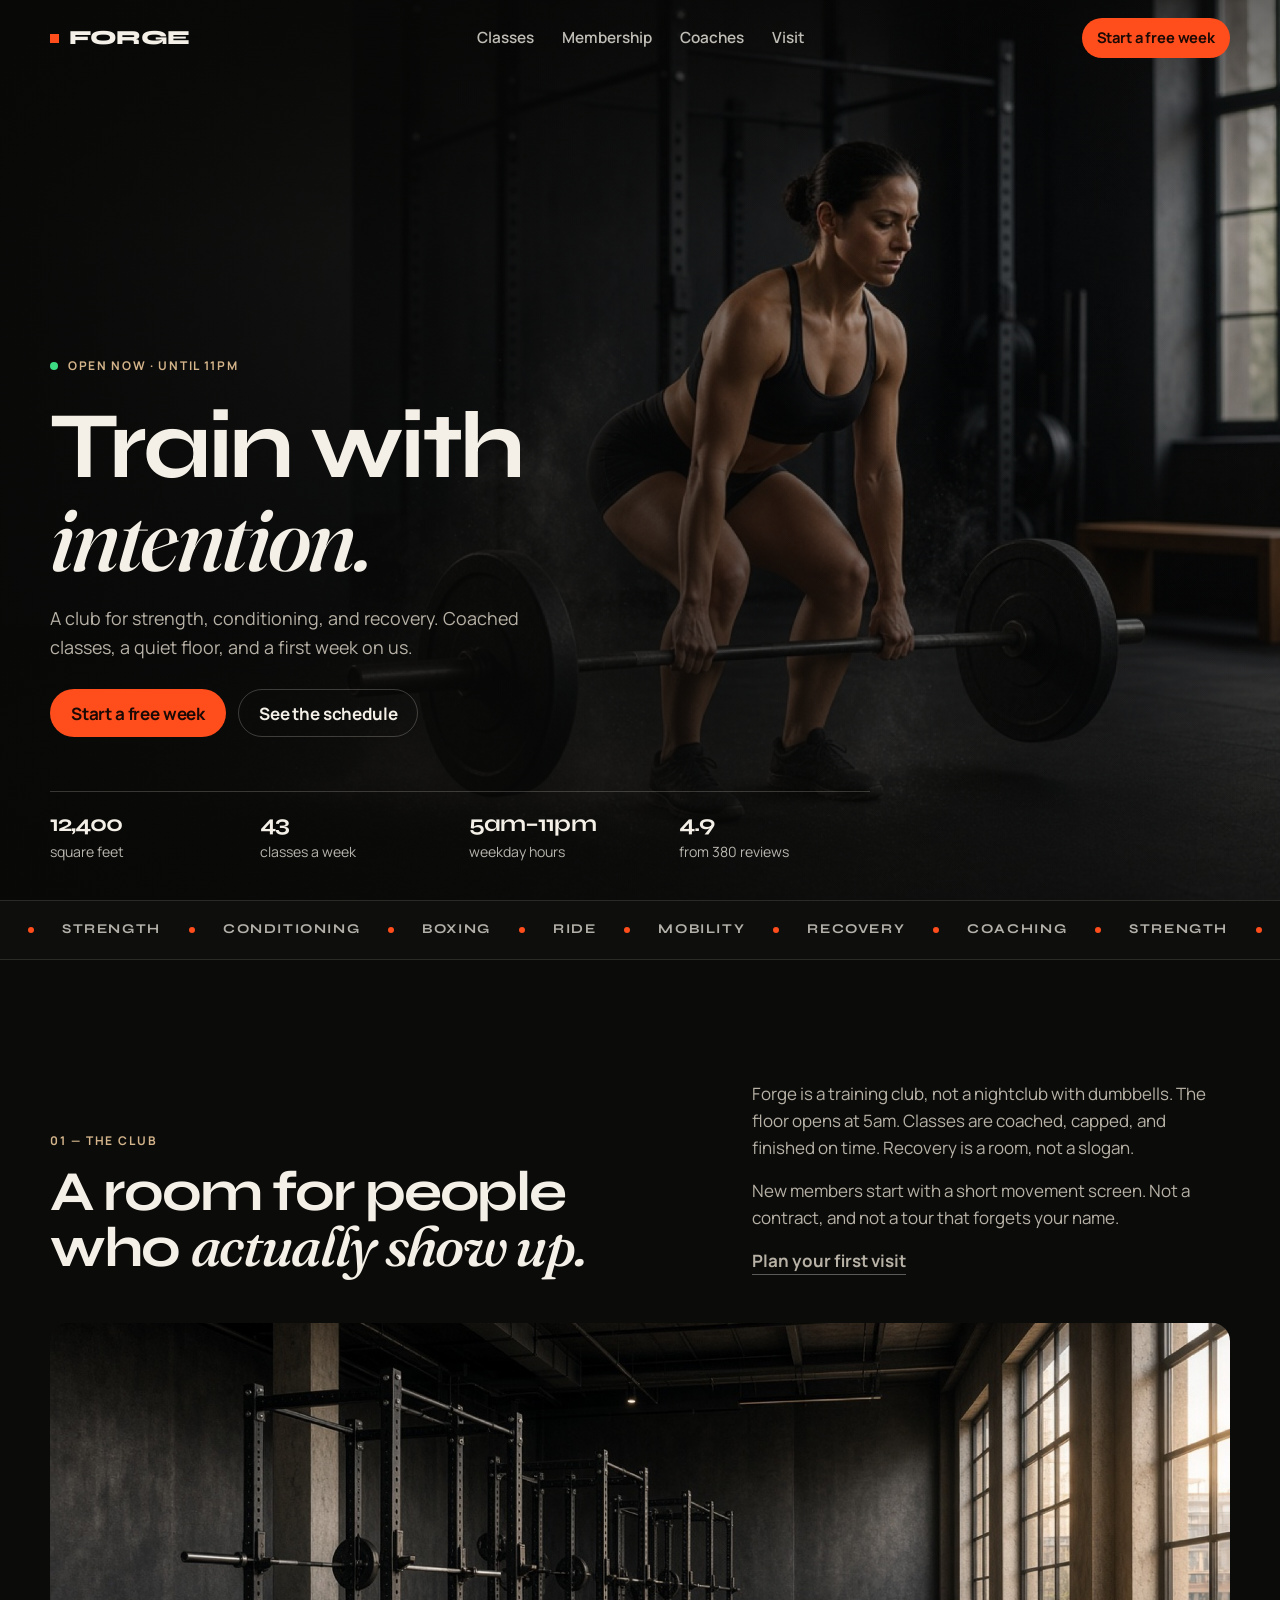
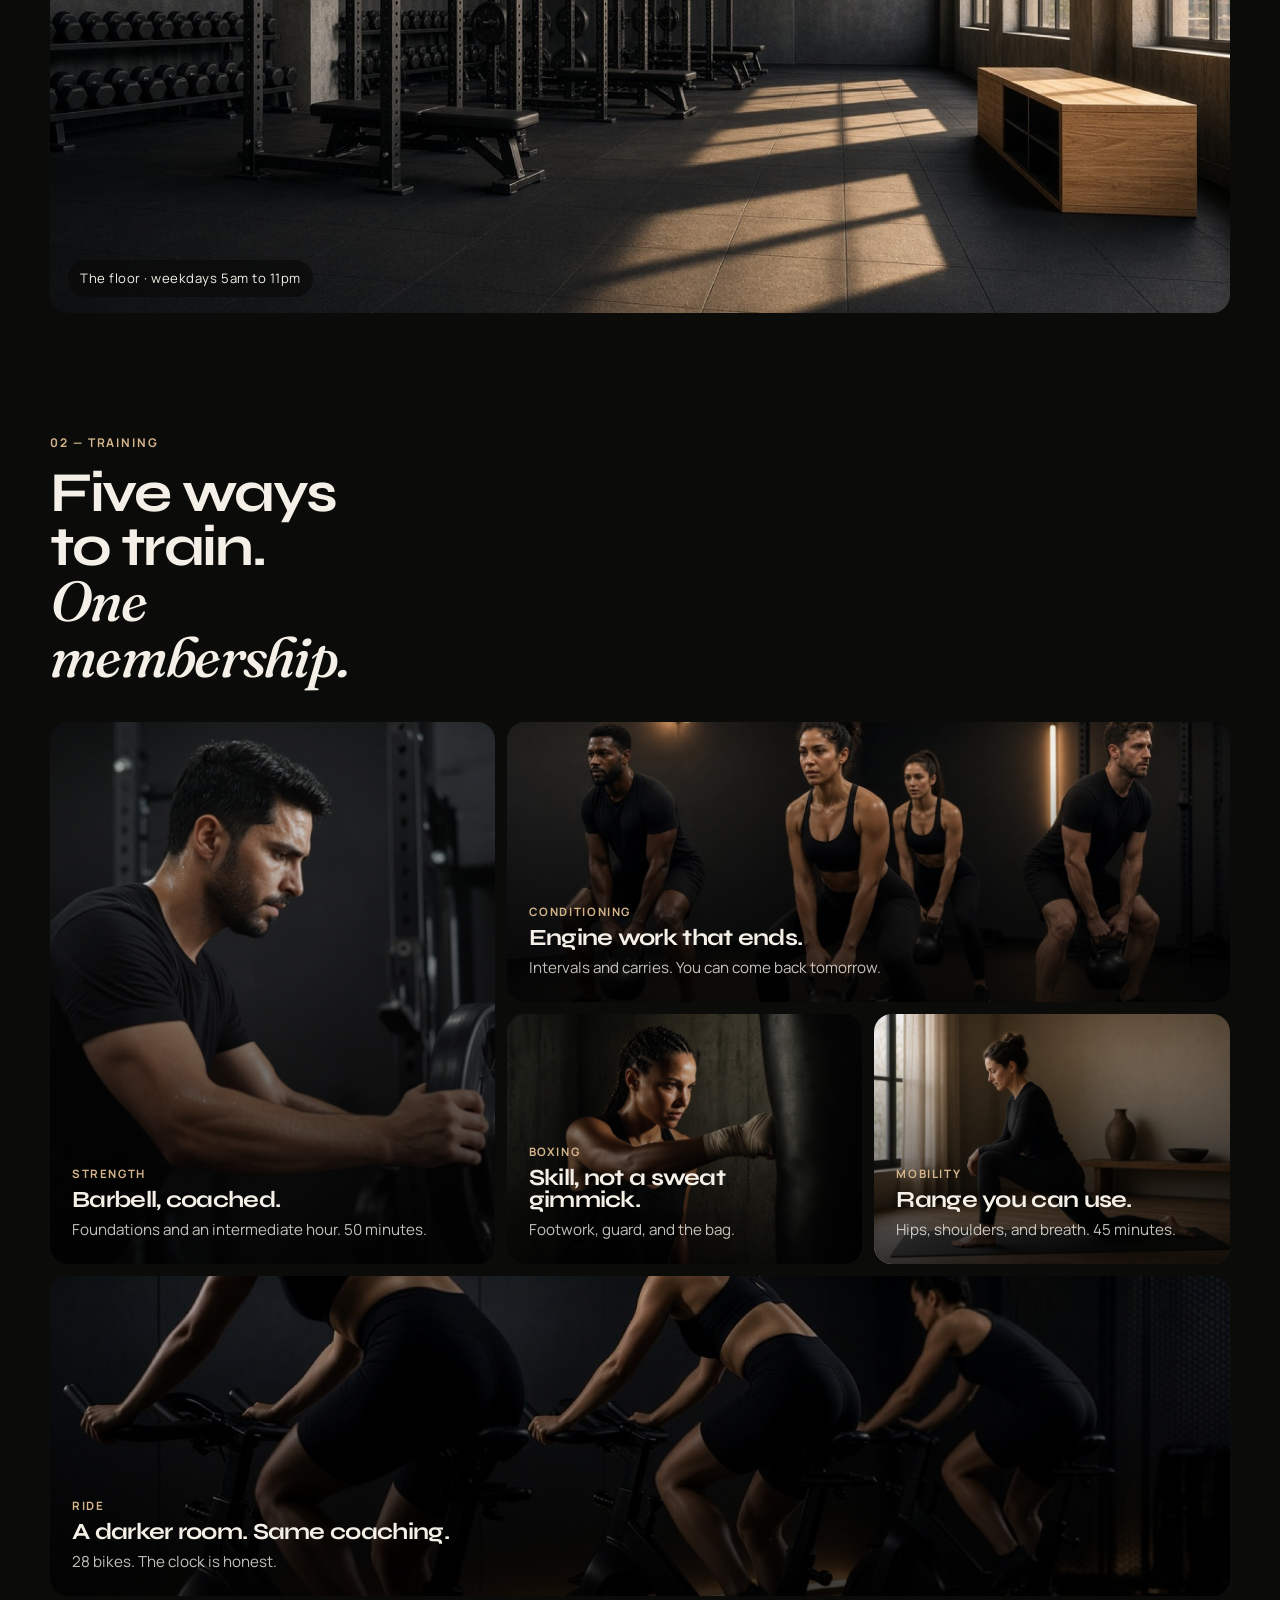
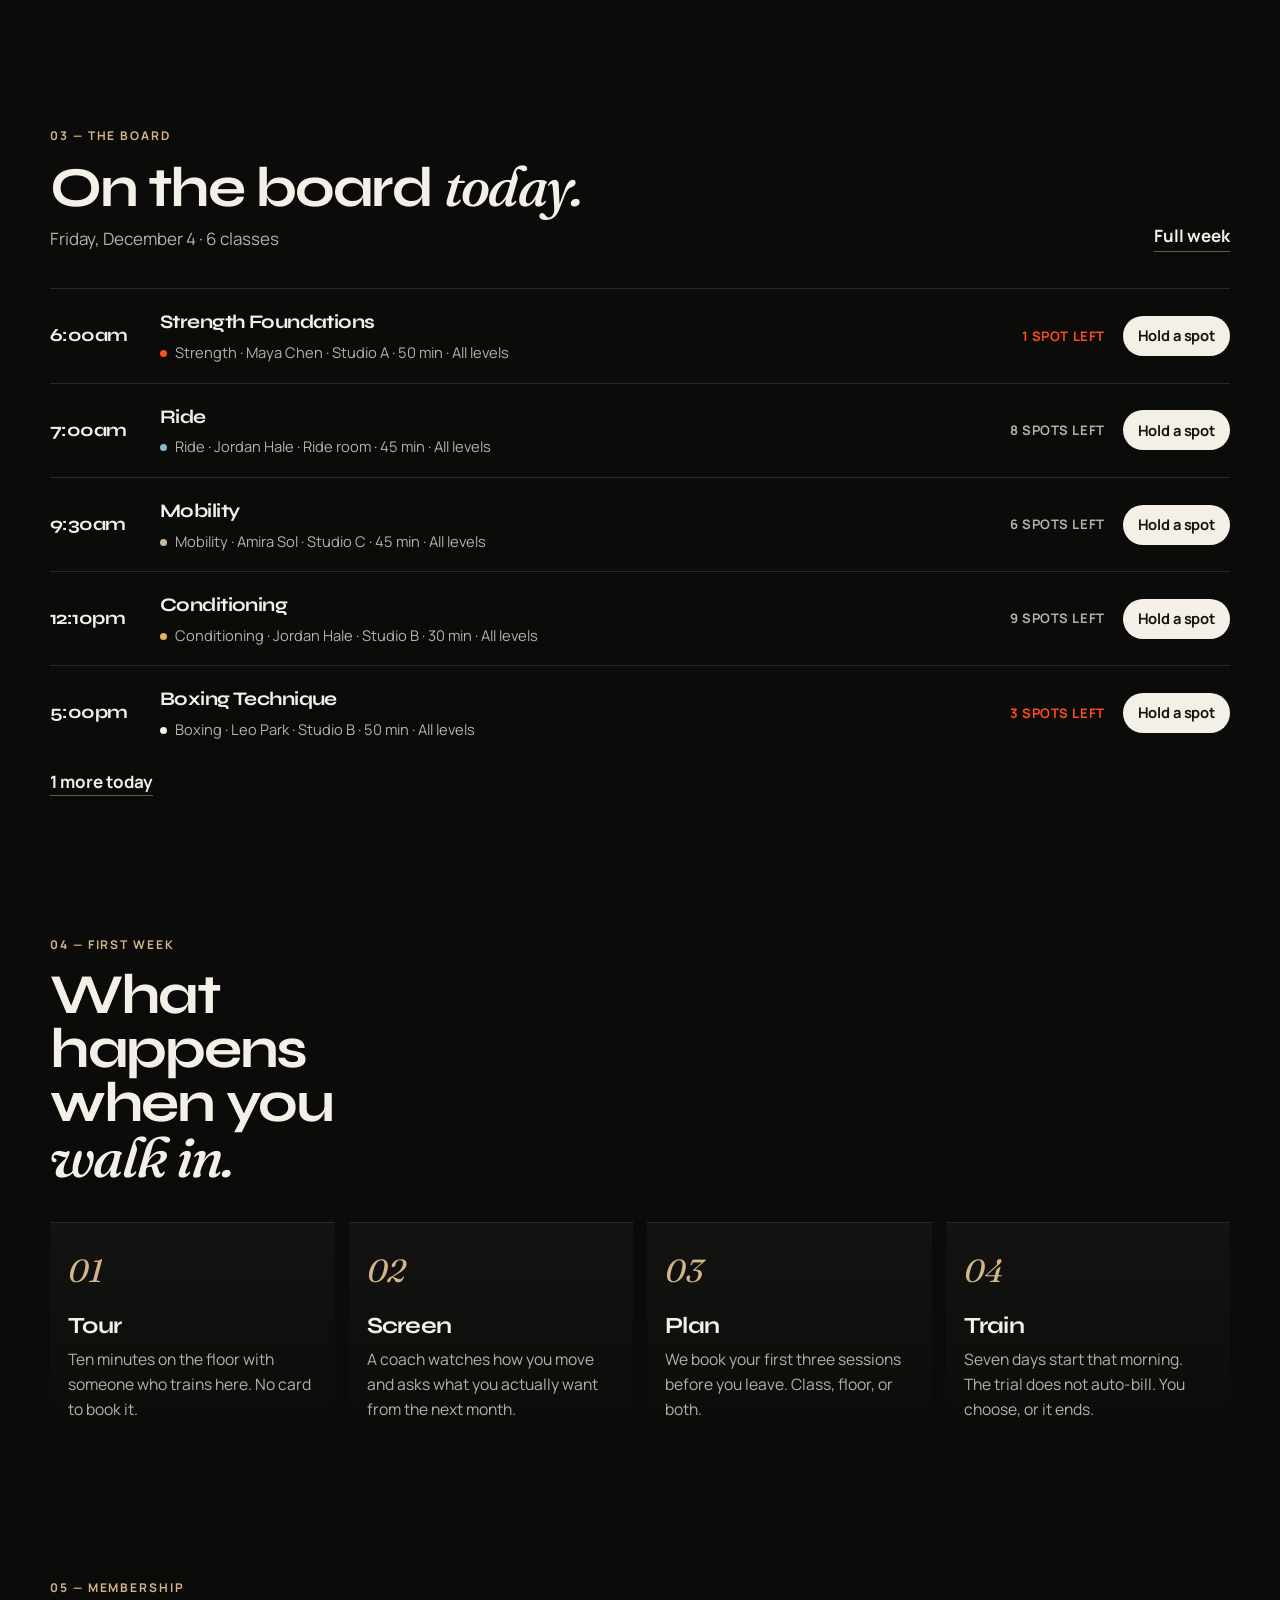
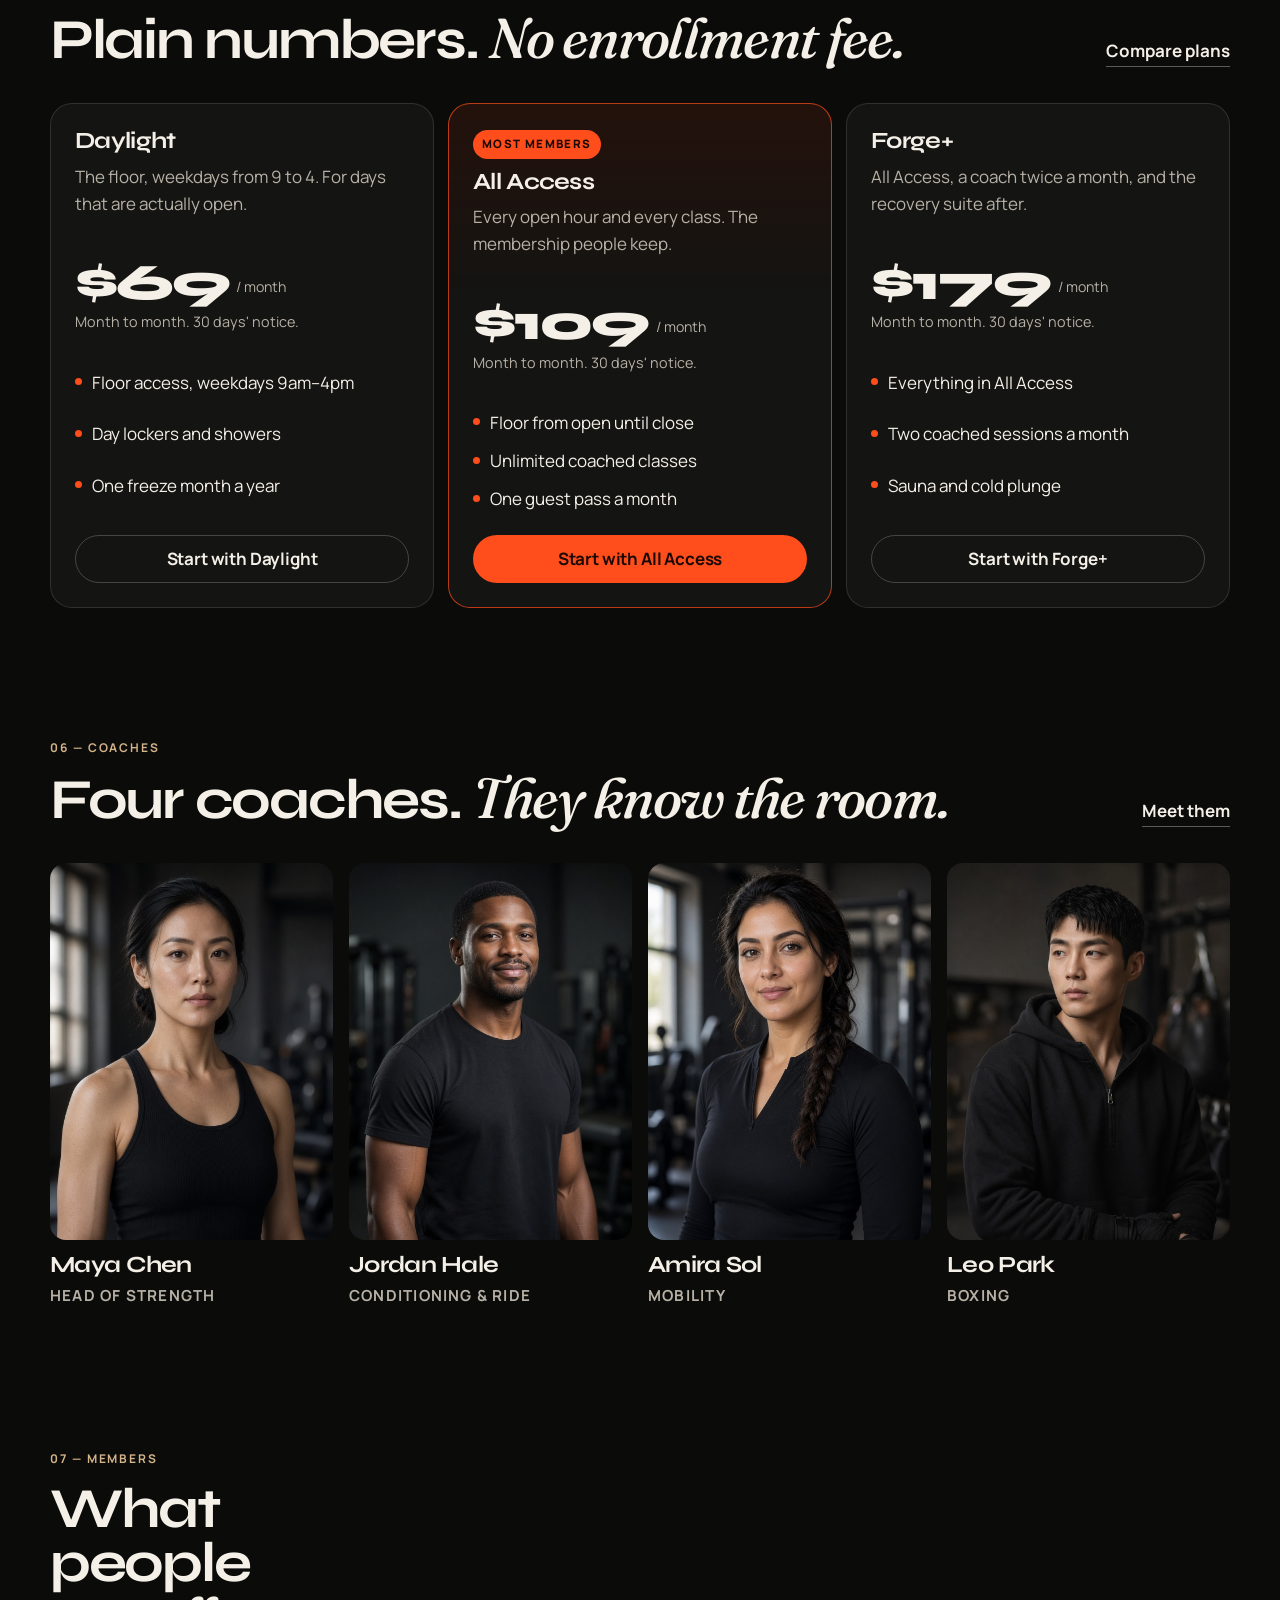
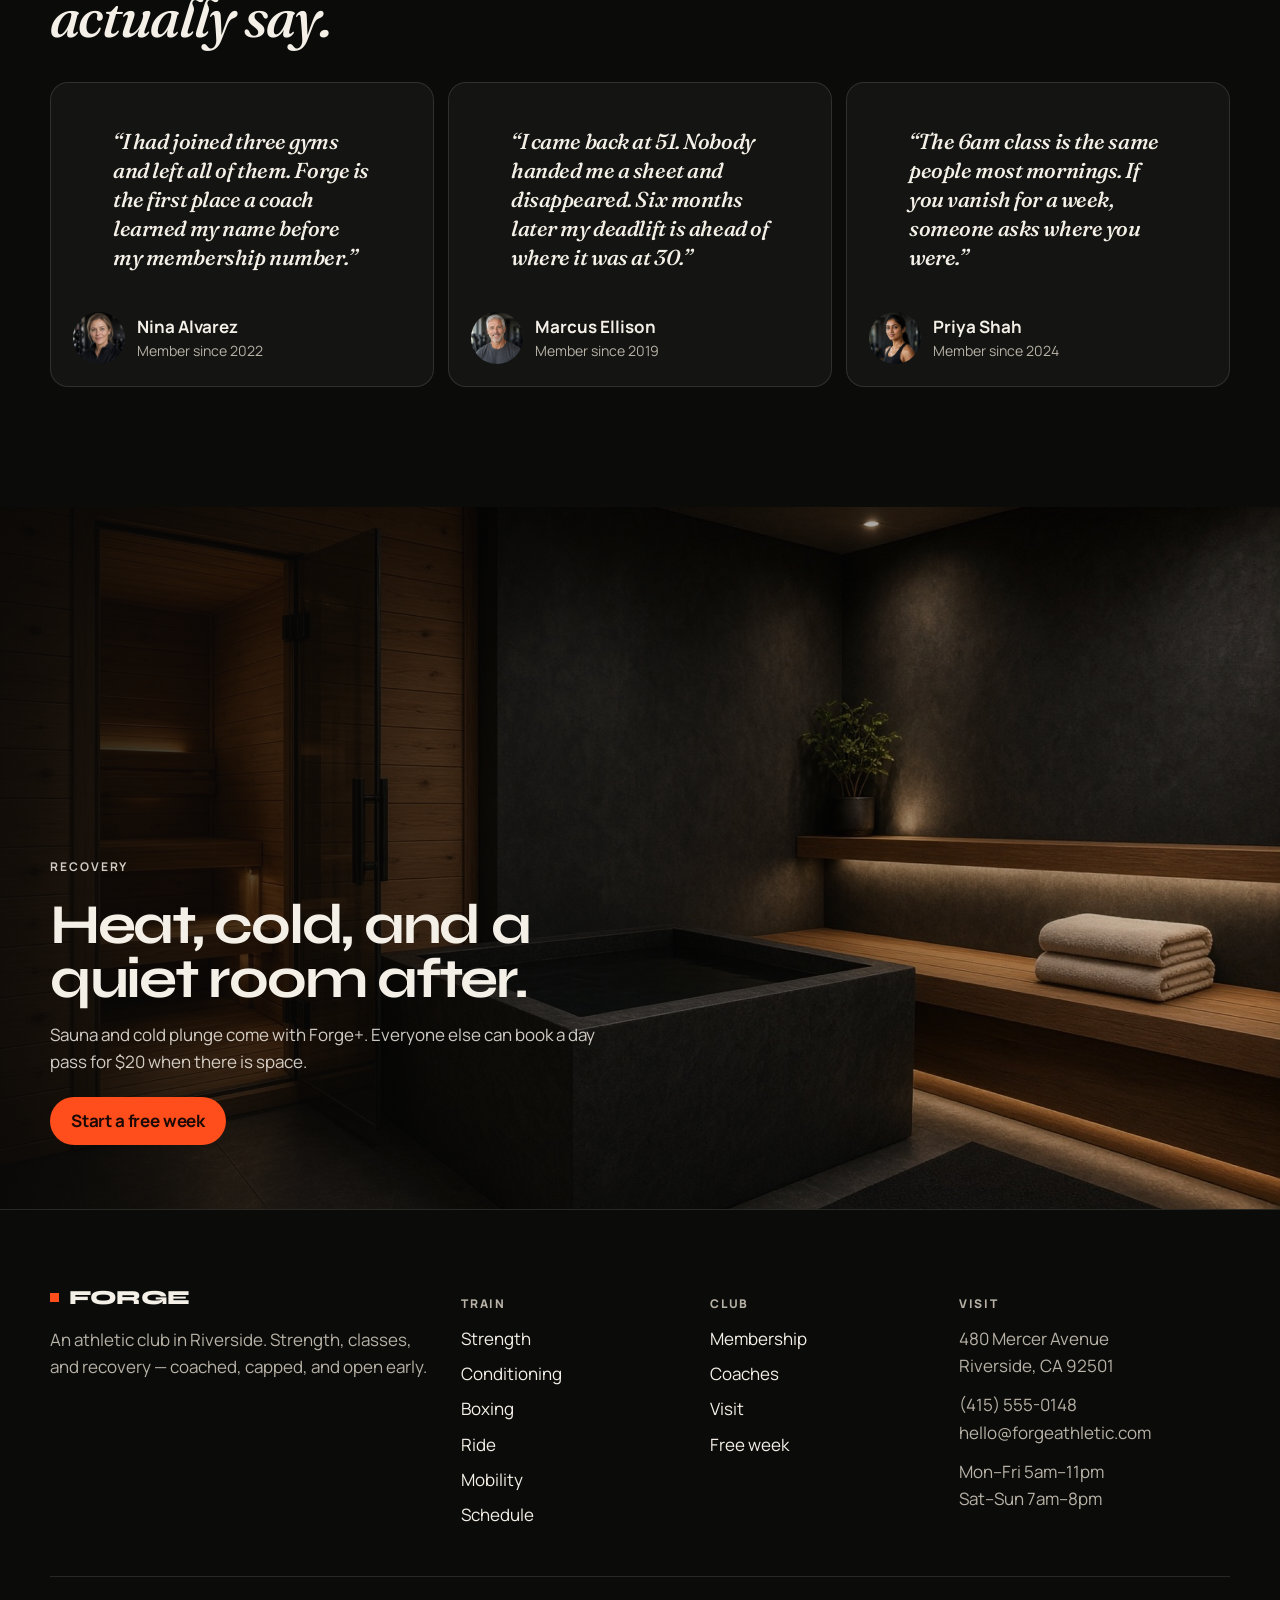
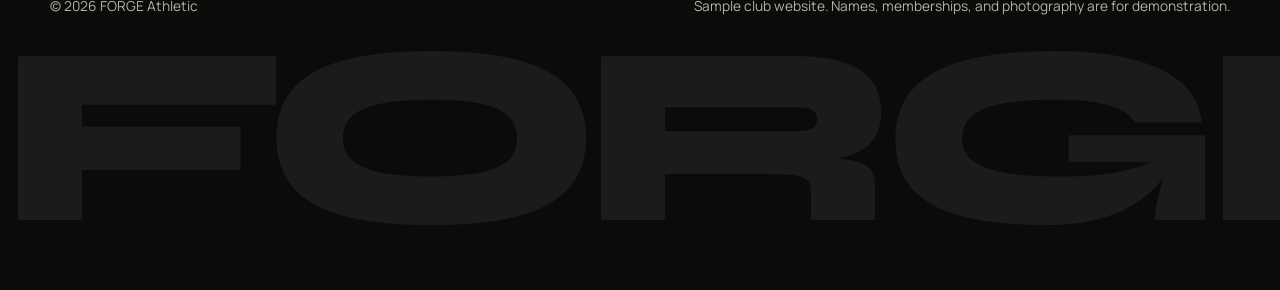
<file: index.html>
<!doctype html>
<html lang="en">
<head>
  <meta charset="utf-8">
  <meta name="viewport" content="width=device-width, initial-scale=1">
  <title>FORGE — Athletic club in Riverside</title>
  <meta name="description" content="FORGE is a Riverside athletic club for strength, conditioning, boxing, ride, and recovery. Seven-day trial. No enrollment fee.">
  <meta name="theme-color" content="#0b0b0a">
  <meta property="og:title" content="FORGE — Athletic club in Riverside">
  <meta property="og:description" content="Strength, classes, and recovery under one roof. Your first seven days are free.">
  <meta property="og:type" content="website">
  <meta property="og:image" content="images/forge-hero.jpg">
  <link rel="preconnect" href="https://fonts.googleapis.com">
  <link rel="preconnect" href="https://fonts.gstatic.com" crossorigin>
  <link rel="preload" as="image" href="images/forge-hero.jpg">
  <link href="https://fonts.googleapis.com/css2?family=Fraunces:ital,opsz,wght@1,9..144,500;1,9..144,600&family=Manrope:wght@400;500;600;700&family=Syne:wght@600;700;800&display=swap" rel="stylesheet">
  <link rel="stylesheet" href="styles.css">
  <script>document.documentElement.classList.add("js")</script>
  <script type="application/ld+json">
  {
    "@context": "https://schema.org",
    "@type": "ExerciseGym",
    "name": "FORGE Athletic",
    "image": "images/forge-hero.jpg",
    "telephone": "+1-415-555-0148",
    "email": "hello@forgeathletic.com",
    "priceRange": "$$",
    "address": {
      "@type": "PostalAddress",
      "streetAddress": "480 Mercer Avenue",
      "addressLocality": "Riverside",
      "addressRegion": "CA",
      "postalCode": "92501"
    },
    "openingHours": ["Mo-Fr 05:00-23:00", "Sa-Su 07:00-20:00"]
  }
  </script>
</head>
<body>
<a class="skip" href="#main">Skip to content</a>
<header class="nav">
  <div class="wrap nav-inner">
    <a class="logo" href="index.html"><i></i>FORGE</a>
    <nav class="nav-links" id="nav-links" aria-label="Primary">
      <a href="classes.html">Classes</a>
      <a href="membership.html">Membership</a>
      <a href="coaches.html">Coaches</a>
      <a href="visit.html">Visit</a>
    </nav>
    <div class="nav-end">
      <a class="btn btn-heat btn-sm nav-cta" href="visit.html#trial">Start a free week</a>
      <button class="menu-btn" type="button" aria-expanded="false" aria-controls="nav-links" aria-label="Menu"><span></span><span></span></button>
    </div>
  </div>
</header>

<main id="main">
  <section class="hero">
    <img class="hero-media" src="images/forge-hero.jpg" alt="Athlete setting up for a deadlift in a dark gym, chalk dust in the air">
    <div class="hero-shade"></div>
    <div class="wrap" style="position:relative;z-index:1">
      <div class="hero-copy">
        <p class="eyebrow"><span class="pulse" data-pulse></span><span data-hours>Riverside athletic club</span></p>
        <h1>Train with<br><em>intention.</em></h1>
        <p class="lede">A club for strength, conditioning, and recovery. Coached classes, a quiet floor, and a first week on us.</p>
        <div class="hero-actions">
          <a class="btn btn-heat" href="visit.html#trial">Start a free week</a>
          <a class="btn btn-ghost" href="classes.html#schedule">See the schedule</a>
        </div>
      </div>
      <div class="hero-meta">
        <div><strong>12,400</strong><span>square feet</span></div>
        <div><strong>43</strong><span>classes a week</span></div>
        <div><strong>5am–11pm</strong><span>weekday hours</span></div>
        <div><strong>4.9</strong><span>from 380 reviews</span></div>
      </div>
    </div>
  </section>

  <div class="marquee" aria-hidden="true">
    <div class="marquee-track">
      <span>Strength</span><span>Conditioning</span><span>Boxing</span><span>Ride</span><span>Mobility</span><span>Recovery</span><span>Coaching</span>
      <span>Strength</span><span>Conditioning</span><span>Boxing</span><span>Ride</span><span>Mobility</span><span>Recovery</span><span>Coaching</span>
    </div>
  </div>

  <section class="section">
    <div class="wrap">
      <div class="split">
        <div>
          <p class="kicker">01 — The club</p>
          <h2>A room for people who <em>actually show up.</em></h2>
        </div>
        <div class="prose">
          <p>Forge is a training club, not a nightclub with dumbbells. The floor opens at 5am. Classes are coached, capped, and finished on time. Recovery is a room, not a slogan.</p>
          <p>New members start with a short movement screen. Not a contract, and not a tour that forgets your name.</p>
          <p><a class="link-arrow" href="visit.html">Plan your first visit</a></p>
        </div>
      </div>
      <figure class="wide-figure">
        <img src="images/forge-floor.jpg" alt="Morning light across an empty strength floor with black racks and an oak bench" loading="lazy">
        <figcaption>The floor · weekdays 5am to 11pm</figcaption>
      </figure>
    </div>
  </section>

  <section class="section" style="padding-top:0">
    <div class="wrap">
      <div class="section-head">
        <p class="kicker">02 — Training</p>
        <h2>Five ways to train. <em>One membership.</em></h2>
      </div>
      <div class="programs">
        <a class="program p-strength" href="classes.html#strength">
          <img src="images/forge-strength.jpg" alt="Coach loading a barbell in a dark strength room" loading="lazy">
          <div class="shade"></div>
          <div class="program-body"><span class="program-tag">Strength</span><h3>Barbell, coached.</h3><p>Foundations and an intermediate hour. 50 minutes.</p></div>
        </a>
        <a class="program p-conditioning" href="classes.html#conditioning">
          <img src="images/forge-conditioning.jpg" alt="Four athletes holding kettlebells in a low squat during conditioning" loading="lazy">
          <div class="shade"></div>
          <div class="program-body"><span class="program-tag">Conditioning</span><h3>Engine work that ends.</h3><p>Intervals and carries. You can come back tomorrow.</p></div>
        </a>
        <a class="program p-boxing" href="classes.html#boxing">
          <img src="images/forge-boxing.jpg" alt="Boxer in hand wraps striking a heavy bag" loading="lazy">
          <div class="shade"></div>
          <div class="program-body"><span class="program-tag">Boxing</span><h3>Skill, not a sweat gimmick.</h3><p>Footwork, guard, and the bag.</p></div>
        </a>
        <a class="program p-yoga" href="classes.html#mobility">
          <img src="images/forge-yoga.jpg" alt="Woman in black holding a low lunge on a mat beside a window" loading="lazy">
          <div class="shade"></div>
          <div class="program-body"><span class="program-tag">Mobility</span><h3>Range you can use.</h3><p>Hips, shoulders, and breath. 45 minutes.</p></div>
        </a>
        <a class="program p-ride" href="classes.html#ride">
          <img src="images/forge-ride.jpg" alt="Three riders on spin bikes in a dark studio with a warm floor light" loading="lazy">
          <div class="shade"></div>
          <div class="program-body"><span class="program-tag">Ride</span><h3>A darker room. Same coaching.</h3><p>28 bikes. The clock is honest.</p></div>
        </a>
      </div>
    </div>
  </section>

  <section class="section" id="today" style="padding-top:10px">
    <div class="wrap">
      <div class="section-head row-head">
        <div>
          <p class="kicker">03 — The board</p>
          <h2>On the board <em>today.</em></h2>
          <p class="today-label" data-today-label>Classes are listed for the day.</p>
        </div>
        <a class="link-arrow" href="classes.html#schedule">Full week</a>
      </div>
      <div data-schedule="preview"></div>
      <noscript><p class="empty">Call (415) 555-0148 and the desk will read you into a class.</p></noscript>
    </div>
  </section>

  <section class="section" style="padding-top:20px">
    <div class="wrap">
      <div class="section-head">
        <p class="kicker">04 — First week</p>
        <h2>What happens when you <em>walk in.</em></h2>
      </div>
      <div class="steps">
        <article class="step"><span class="step-n">01</span><h3>Tour</h3><p>Ten minutes on the floor with someone who trains here. No card to book it.</p></article>
        <article class="step"><span class="step-n">02</span><h3>Screen</h3><p>A coach watches how you move and asks what you actually want from the next month.</p></article>
        <article class="step"><span class="step-n">03</span><h3>Plan</h3><p>We book your first three sessions before you leave. Class, floor, or both.</p></article>
        <article class="step"><span class="step-n">04</span><h3>Train</h3><p>Seven days start that morning. The trial does not auto-bill. You choose, or it ends.</p></article>
      </div>
    </div>
  </section>

  <section class="section" id="membership" style="padding-top:10px">
    <div class="wrap">
      <div class="section-head row-head">
        <div>
          <p class="kicker">05 — Membership</p>
          <h2>Plain numbers. <em>No enrollment fee.</em></h2>
        </div>
        <a class="link-arrow" href="membership.html">Compare plans</a>
      </div>
      <div class="plans">
        <article class="plan">
          <h3>Daylight</h3>
          <p class="desc">The floor, weekdays from 9 to 4. For days that are actually open.</p>
          <p class="price"><b>$69</b><small>/ month</small></p>
          <p class="plan-note">Month to month. 30 days' notice.</p>
          <ul class="plan-list">
            <li>Floor access, weekdays 9am–4pm</li>
            <li>Day lockers and showers</li>
            <li>One freeze month a year</li>
          </ul>
          <a class="btn btn-ghost" href="visit.html?plan=daylight#trial">Start with Daylight</a>
        </article>
        <article class="plan featured">
          <span class="badge">Most members</span>
          <h3>All Access</h3>
          <p class="desc">Every open hour and every class. The membership people keep.</p>
          <p class="price"><b>$109</b><small>/ month</small></p>
          <p class="plan-note">Month to month. 30 days' notice.</p>
          <ul class="plan-list">
            <li>Floor from open until close</li>
            <li>Unlimited coached classes</li>
            <li>One guest pass a month</li>
          </ul>
          <a class="btn btn-heat" href="visit.html?plan=access#trial">Start with All Access</a>
        </article>
        <article class="plan">
          <h3>Forge+</h3>
          <p class="desc">All Access, a coach twice a month, and the recovery suite after.</p>
          <p class="price"><b>$179</b><small>/ month</small></p>
          <p class="plan-note">Month to month. 30 days' notice.</p>
          <ul class="plan-list">
            <li>Everything in All Access</li>
            <li>Two coached sessions a month</li>
            <li>Sauna and cold plunge</li>
          </ul>
          <a class="btn btn-ghost" href="visit.html?plan=forge#trial">Start with Forge+</a>
        </article>
      </div>
    </div>
  </section>

  <section class="section" style="padding-top:10px">
    <div class="wrap">
      <div class="section-head row-head">
        <div>
          <p class="kicker">06 — Coaches</p>
          <h2>Four coaches. <em>They know the room.</em></h2>
        </div>
        <a class="link-arrow" href="coaches.html">Meet them</a>
      </div>
      <div class="coaches">
        <a class="coach" href="coaches.html#maya">
          <img src="images/forge-coach-maya.jpg" alt="Portrait of Maya Chen" loading="lazy">
          <h3>Maya Chen</h3>
          <p class="coach-role">Head of Strength</p>
        </a>
        <a class="coach" href="coaches.html#jordan">
          <img src="images/forge-coach-jordan.jpg" alt="Portrait of Jordan Hale" loading="lazy">
          <h3>Jordan Hale</h3>
          <p class="coach-role">Conditioning &amp; Ride</p>
        </a>
        <a class="coach" href="coaches.html#amira">
          <img src="images/forge-coach-amira.jpg" alt="Portrait of Amira Sol" loading="lazy">
          <h3>Amira Sol</h3>
          <p class="coach-role">Mobility</p>
        </a>
        <a class="coach" href="coaches.html#leo">
          <img src="images/forge-coach-leo.jpg" alt="Portrait of Leo Park" loading="lazy">
          <h3>Leo Park</h3>
          <p class="coach-role">Boxing</p>
        </a>
      </div>
    </div>
  </section>

  <section class="section" style="padding-top:20px">
    <div class="wrap">
      <div class="section-head">
        <p class="kicker">07 — Members</p>
        <h2>What people <em>actually say.</em></h2>
      </div>
      <div class="stories">
        <article class="story">
          <blockquote>“I had joined three gyms and left all of them. Forge is the first place a coach learned my name before my membership number.”</blockquote>
          <div class="who">
            <img src="images/forge-member-nina.jpg" alt="Portrait of Nina Alvarez" loading="lazy">
            <div><strong>Nina Alvarez</strong><span>Member since 2022</span></div>
          </div>
        </article>
        <article class="story">
          <blockquote>“I came back at 51. Nobody handed me a sheet and disappeared. Six months later my deadlift is ahead of where it was at 30.”</blockquote>
          <div class="who">
            <img src="images/forge-member-marcus.jpg" alt="Portrait of Marcus Ellison" loading="lazy">
            <div><strong>Marcus Ellison</strong><span>Member since 2019</span></div>
          </div>
        </article>
        <article class="story">
          <blockquote>“The 6am class is the same people most mornings. If you vanish for a week, someone asks where you were.”</blockquote>
          <div class="who">
            <img src="images/forge-member-priya.jpg" alt="Portrait of Priya Shah" loading="lazy">
            <div><strong>Priya Shah</strong><span>Member since 2024</span></div>
          </div>
        </article>
      </div>
    </div>
  </section>

  <section class="band">
    <img src="images/forge-recovery.jpg" alt="Cedar sauna and a stone cold plunge in a quiet recovery room" loading="lazy">
    <div class="band-shade"></div>
    <div class="wrap">
      <div class="band-copy">
        <p class="kicker">Recovery</p>
        <h2>Heat, cold, and a quiet room after.</h2>
        <p>Sauna and cold plunge come with Forge+. Everyone else can book a day pass for $20 when there is space.</p>
        <a class="btn btn-heat" href="visit.html#trial">Start a free week</a>
      </div>
    </div>
  </section>
</main>

<footer class="footer">
  <div class="wrap footer-grid">
    <div>
      <a class="logo" href="index.html"><i></i>FORGE</a>
      <p>An athletic club in Riverside. Strength, classes, and recovery — coached, capped, and open early.</p>
    </div>
    <div>
      <p class="foot-label">Train</p>
      <ul>
        <li><a href="classes.html#strength">Strength</a></li>
        <li><a href="classes.html#conditioning">Conditioning</a></li>
        <li><a href="classes.html#boxing">Boxing</a></li>
        <li><a href="classes.html#ride">Ride</a></li>
        <li><a href="classes.html#mobility">Mobility</a></li>
        <li><a href="classes.html#schedule">Schedule</a></li>
      </ul>
    </div>
    <div>
      <p class="foot-label">Club</p>
      <ul>
        <li><a href="membership.html">Membership</a></li>
        <li><a href="coaches.html">Coaches</a></li>
        <li><a href="visit.html">Visit</a></li>
        <li><a href="visit.html#trial">Free week</a></li>
      </ul>
    </div>
    <div>
      <p class="foot-label">Visit</p>
      <p>480 Mercer Avenue<br>Riverside, CA 92501</p>
      <p><a href="tel:+14155550148">(415) 555-0148</a><br><a href="mailto:hello@forgeathletic.com">hello@forgeathletic.com</a></p>
      <p>Mon–Fri 5am–11pm<br>Sat–Sun 7am–8pm</p>
    </div>
  </div>
  <div class="wrap legal">
    <span>© 2026 FORGE Athletic</span>
    <span>Sample club website. Names, memberships, and photography are for demonstration.</span>
  </div>
  <div class="wordmark" aria-hidden="true">FORGE</div>
</footer>

<div class="dock">
  <a class="dock-call" href="tel:+14155550148">Call</a>
  <a class="btn btn-heat" href="visit.html#trial">Start a free week</a>
</div>

<dialog class="sheet" id="spot-dialog">
  <div class="sheet-card">
    <button class="sheet-close" type="button" aria-label="Close">×</button>
    <h3>Hold a spot</h3>
    <p class="sheet-meta"></p>
    <form>
      <div class="fields">
        <label class="field"><span>Name</span><input name="name" required autocomplete="name"></label>
        <label class="field"><span>Email</span><input name="email" type="email" required autocomplete="email"></label>
        <label class="field full"><span>Phone</span><input name="phone" type="tel" required autocomplete="tel"></label>
      </div>
      <button class="btn btn-heat" type="submit">Confirm</button>
    </form>
    <div class="form-success" hidden>
      <strong>Your spot is held.</strong>
      <p></p>
    </div>
  </div>
</dialog>
<script src="script.js"></script>
</body>
</html>
</file>
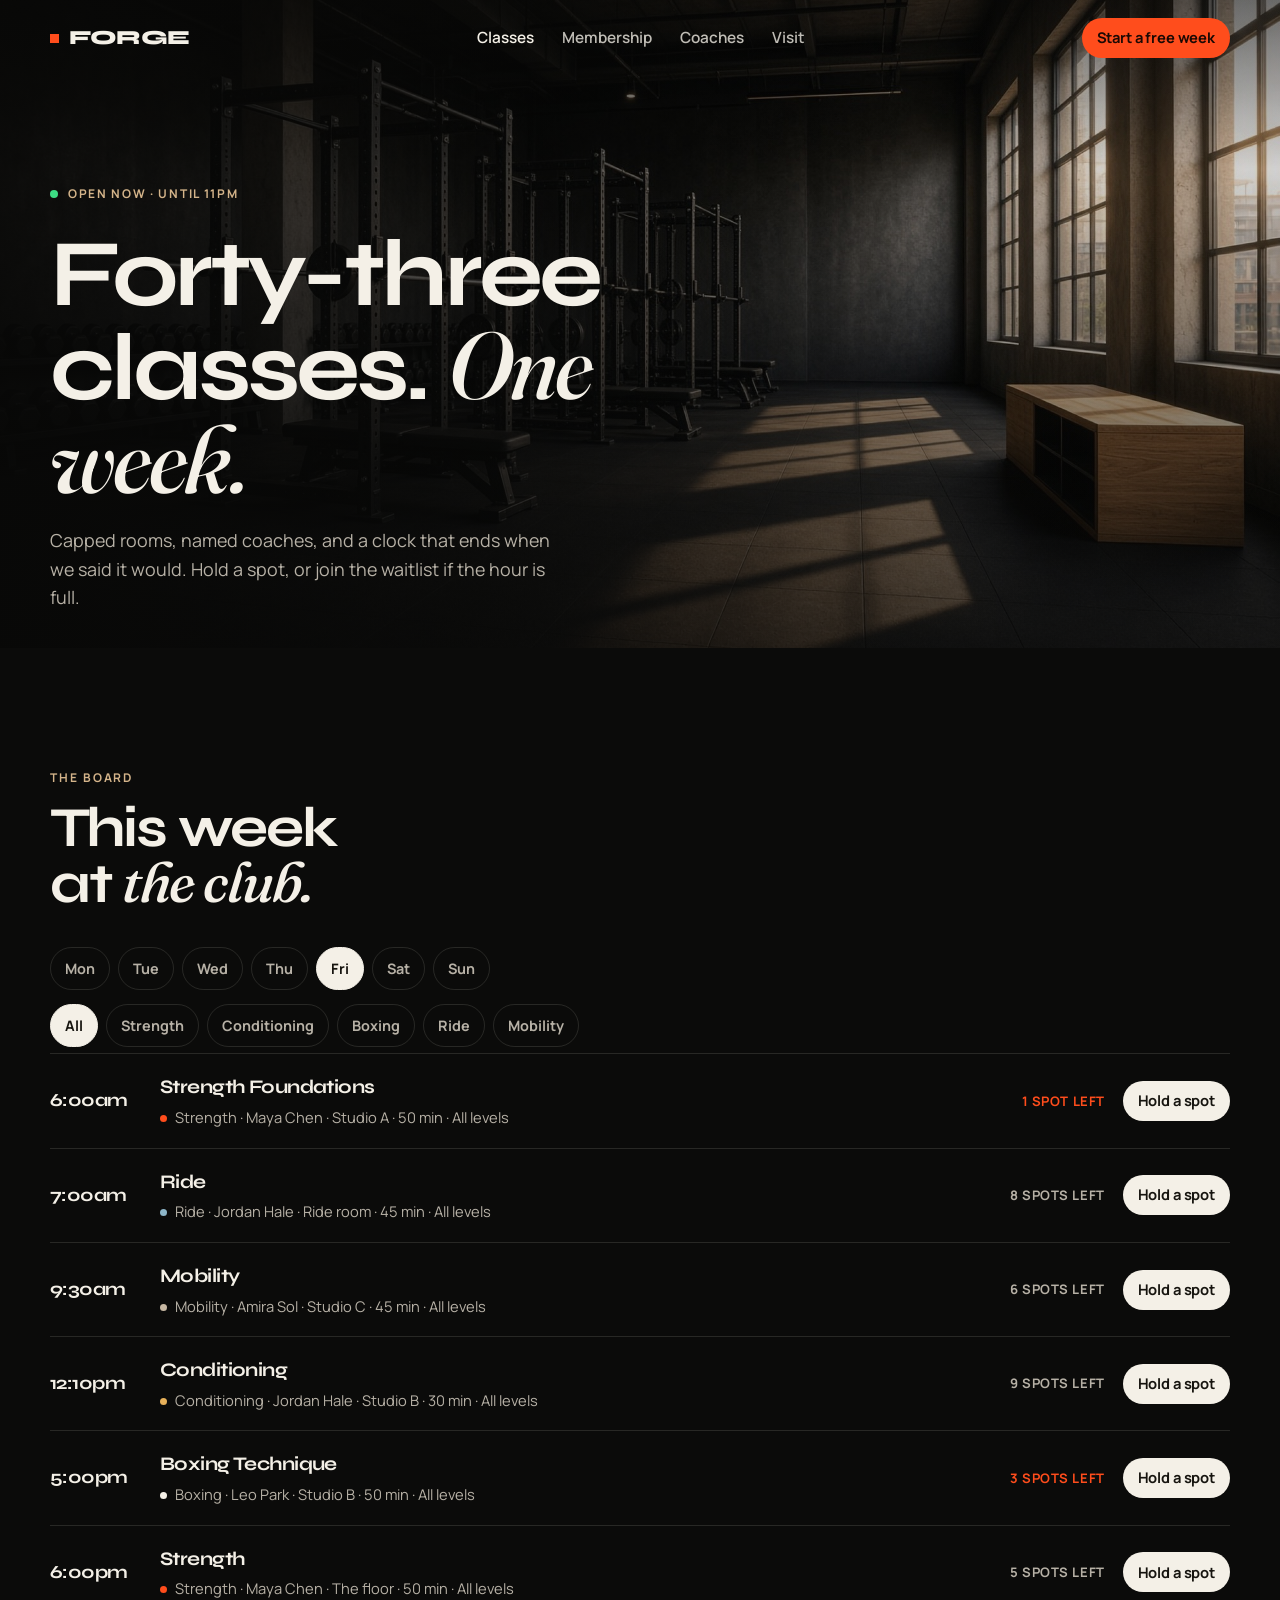
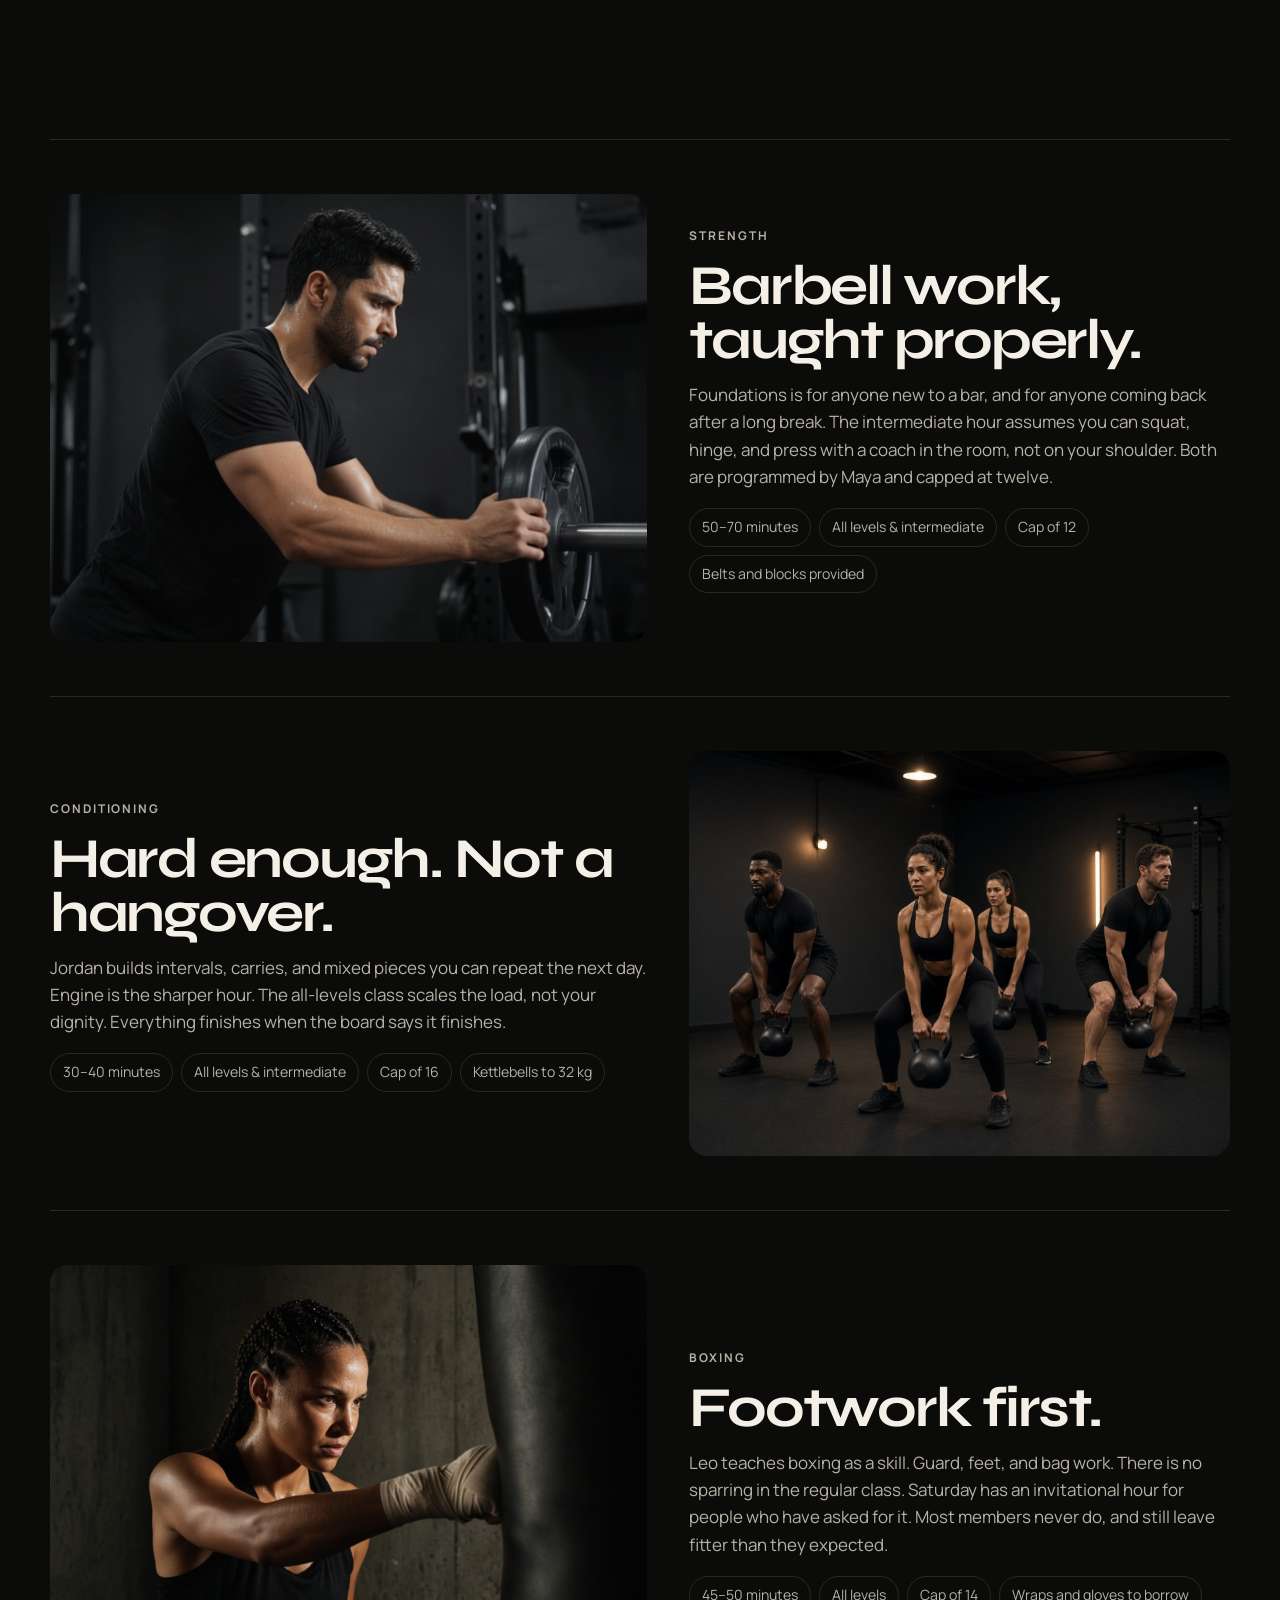
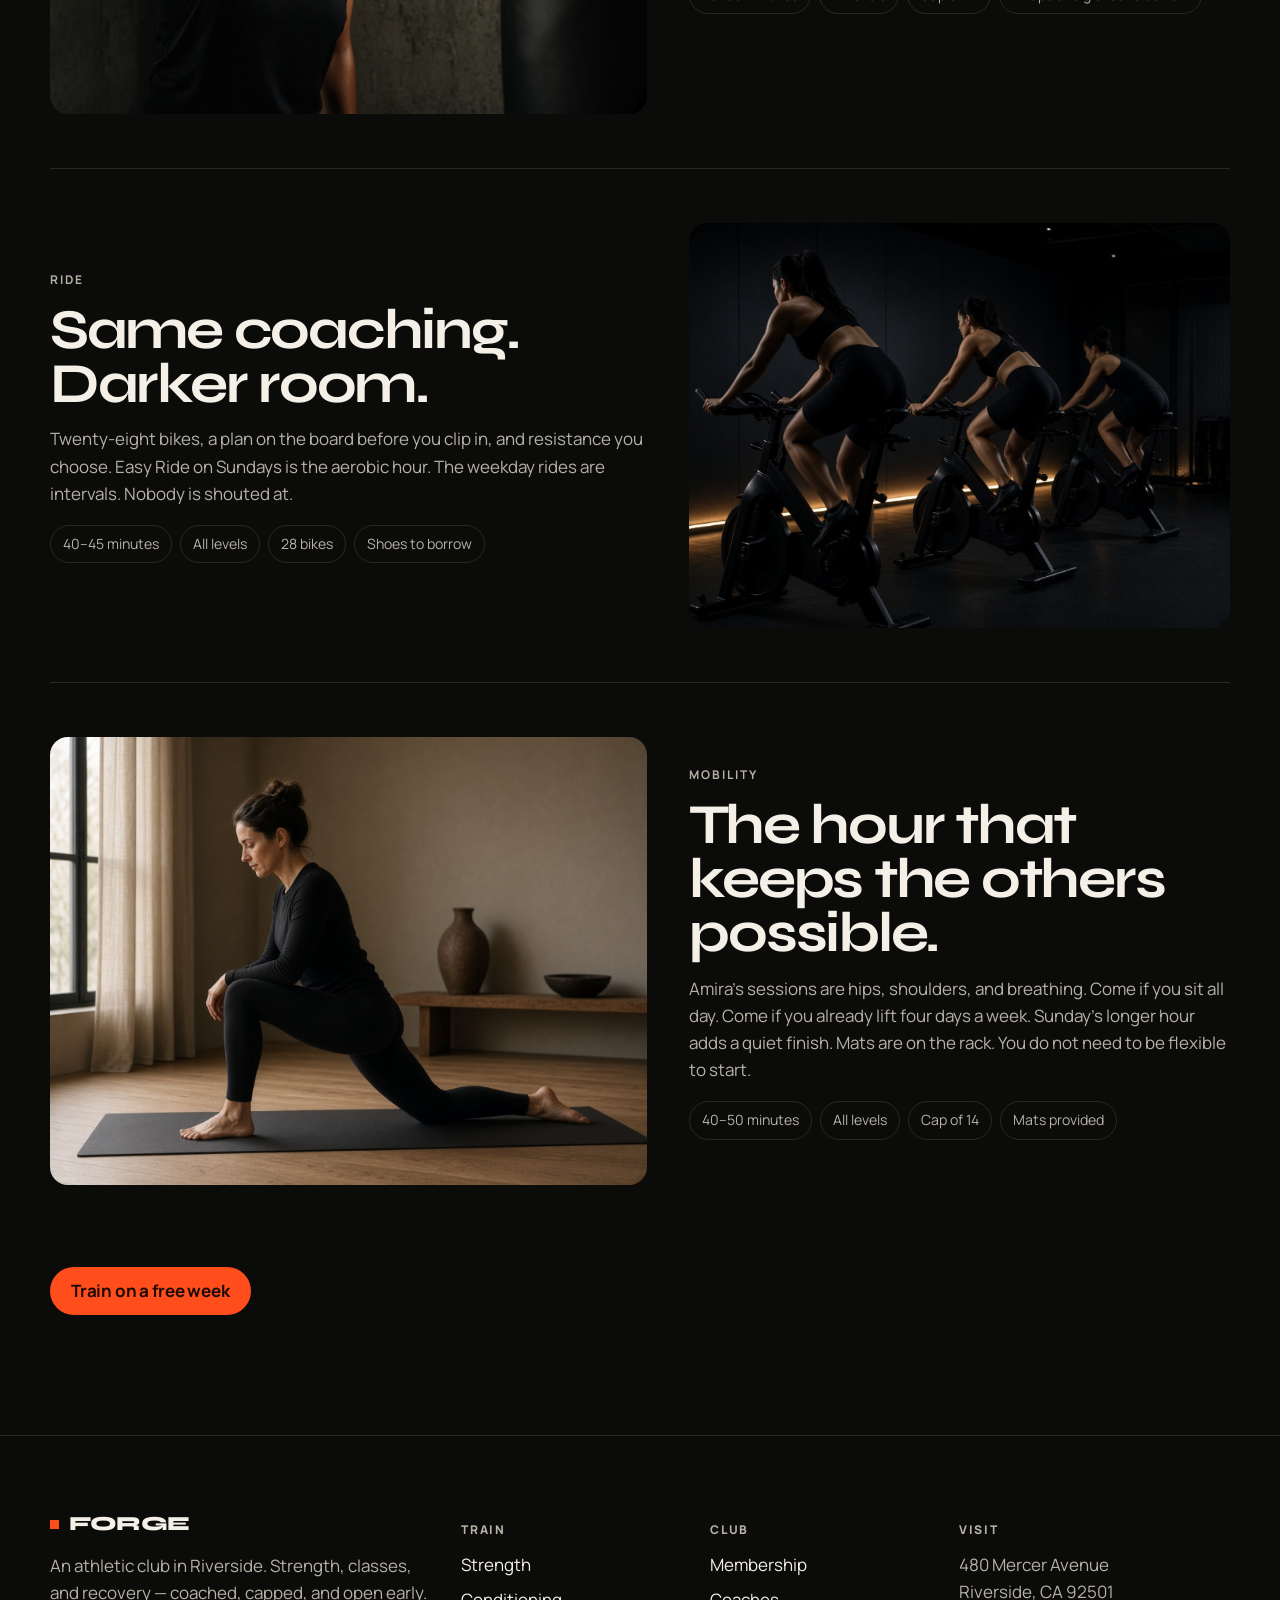
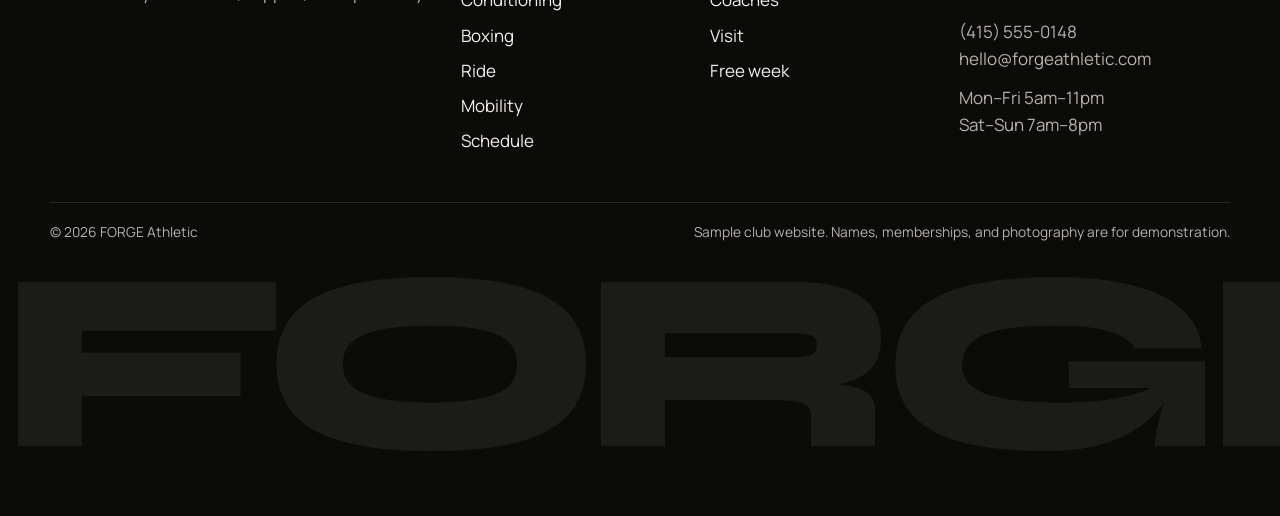
<file: classes.html>
<!doctype html>
<html lang="en">
<head>
  <meta charset="utf-8">
  <meta name="viewport" content="width=device-width, initial-scale=1">
  <title>Classes &amp; schedule — FORGE</title>
  <meta name="description" content="Forty-three coached classes a week at FORGE: strength, conditioning, boxing, ride, and mobility. Hold a spot online.">
  <meta name="theme-color" content="#0b0b0a">
  <meta property="og:title" content="Classes &amp; schedule — FORGE">
  <meta property="og:description" content="The week's classes, with coaches, rooms, and open spots.">
  <meta property="og:image" content="images/forge-floor.jpg">
  <link rel="preconnect" href="https://fonts.googleapis.com">
  <link rel="preconnect" href="https://fonts.gstatic.com" crossorigin>
  <link href="https://fonts.googleapis.com/css2?family=Fraunces:ital,opsz,wght@1,9..144,500;1,9..144,600&family=Manrope:wght@400;500;600;700&family=Syne:wght@600;700;800&display=swap" rel="stylesheet">
  <link rel="stylesheet" href="styles.css">
  <script>document.documentElement.classList.add("js")</script>
</head>
<body>
<a class="skip" href="#main">Skip to content</a>
<header class="nav">
  <div class="wrap nav-inner">
    <a class="logo" href="index.html"><i></i>FORGE</a>
    <nav class="nav-links" id="nav-links" aria-label="Primary">
      <a class="active" href="classes.html">Classes</a>
      <a href="membership.html">Membership</a>
      <a href="coaches.html">Coaches</a>
      <a href="visit.html">Visit</a>
    </nav>
    <div class="nav-end">
      <a class="btn btn-heat btn-sm nav-cta" href="visit.html#trial">Start a free week</a>
      <button class="menu-btn" type="button" aria-expanded="false" aria-controls="nav-links" aria-label="Menu"><span></span><span></span></button>
    </div>
  </div>
</header>

<main id="main">
  <section class="page-hero">
    <img class="hero-media" src="images/forge-floor.jpg" alt="The strength floor in morning light">
    <div class="hero-shade"></div>
    <div class="wrap">
      <div class="hero-copy">
        <p class="eyebrow"><span class="pulse" data-pulse></span><span data-hours>Riverside athletic club</span></p>
        <h1>Forty-three classes. <em>One week.</em></h1>
        <p class="lede">Capped rooms, named coaches, and a clock that ends when we said it would. Hold a spot, or join the waitlist if the hour is full.</p>
      </div>
    </div>
  </section>

  <section class="section" id="schedule">
    <div class="wrap">
      <div class="section-head">
        <p class="kicker">The board</p>
        <h2>This week at <em>the club.</em></h2>
      </div>
      <div data-schedule="full"></div>
      <noscript><p class="empty">Call (415) 555-0148 and the desk will read you into a class.</p></noscript>
    </div>
  </section>

  <section class="section" style="padding-top:0">
    <div class="wrap">
      <article class="detail" id="strength">
        <img class="detail-media" src="images/forge-strength.jpg" alt="A lifter adjusting plates on a barbell" loading="lazy">
        <div class="detail-copy">
          <p class="kicker">Strength</p>
          <h2>Barbell work, taught properly.</h2>
          <p>Foundations is for anyone new to a bar, and for anyone coming back after a long break. The intermediate hour assumes you can squat, hinge, and press with a coach in the room, not on your shoulder. Both are programmed by Maya and capped at twelve.</p>
          <ul class="facts"><li>50–70 minutes</li><li>All levels &amp; intermediate</li><li>Cap of 12</li><li>Belts and blocks provided</li></ul>
        </div>
      </article>
      <article class="detail reverse" id="conditioning">
        <img class="detail-media" src="images/forge-conditioning.jpg" alt="A conditioning class holding kettlebells" loading="lazy">
        <div class="detail-copy">
          <p class="kicker">Conditioning</p>
          <h2>Hard enough. Not a hangover.</h2>
          <p>Jordan builds intervals, carries, and mixed pieces you can repeat the next day. Engine is the sharper hour. The all-levels class scales the load, not your dignity. Everything finishes when the board says it finishes.</p>
          <ul class="facts"><li>30–40 minutes</li><li>All levels &amp; intermediate</li><li>Cap of 16</li><li>Kettlebells to 32 kg</li></ul>
        </div>
      </article>
      <article class="detail" id="boxing">
        <img class="detail-media" src="images/forge-boxing.jpg" alt="A boxer hitting a heavy bag" loading="lazy">
        <div class="detail-copy">
          <p class="kicker">Boxing</p>
          <h2>Footwork first.</h2>
          <p>Leo teaches boxing as a skill. Guard, feet, and bag work. There is no sparring in the regular class. Saturday has an invitational hour for people who have asked for it. Most members never do, and still leave fitter than they expected.</p>
          <ul class="facts"><li>45–50 minutes</li><li>All levels</li><li>Cap of 14</li><li>Wraps and gloves to borrow</li></ul>
        </div>
      </article>
      <article class="detail reverse" id="ride">
        <img class="detail-media" src="images/forge-ride.jpg" alt="Riders on bikes in a dark studio" loading="lazy">
        <div class="detail-copy">
          <p class="kicker">Ride</p>
          <h2>Same coaching. Darker room.</h2>
          <p>Twenty-eight bikes, a plan on the board before you clip in, and resistance you choose. Easy Ride on Sundays is the aerobic hour. The weekday rides are intervals. Nobody is shouted at.</p>
          <ul class="facts"><li>40–45 minutes</li><li>All levels</li><li>28 bikes</li><li>Shoes to borrow</li></ul>
        </div>
      </article>
      <article class="detail" id="mobility">
        <img class="detail-media" src="images/forge-yoga.jpg" alt="A mobility session in a quiet studio" loading="lazy">
        <div class="detail-copy">
          <p class="kicker">Mobility</p>
          <h2>The hour that keeps the others possible.</h2>
          <p>Amira's sessions are hips, shoulders, and breathing. Come if you sit all day. Come if you already lift four days a week. Sunday's longer hour adds a quiet finish. Mats are on the rack. You do not need to be flexible to start.</p>
          <ul class="facts"><li>40–50 minutes</li><li>All levels</li><li>Cap of 14</li><li>Mats provided</li></ul>
        </div>
      </article>
      <p style="margin-top:28px"><a class="btn btn-heat" href="visit.html#trial">Train on a free week</a></p>
    </div>
  </section>
</main>

<footer class="footer">
  <div class="wrap footer-grid">
    <div>
      <a class="logo" href="index.html"><i></i>FORGE</a>
      <p>An athletic club in Riverside. Strength, classes, and recovery — coached, capped, and open early.</p>
    </div>
    <div>
      <p class="foot-label">Train</p>
      <ul>
        <li><a href="classes.html#strength">Strength</a></li>
        <li><a href="classes.html#conditioning">Conditioning</a></li>
        <li><a href="classes.html#boxing">Boxing</a></li>
        <li><a href="classes.html#ride">Ride</a></li>
        <li><a href="classes.html#mobility">Mobility</a></li>
        <li><a href="classes.html#schedule">Schedule</a></li>
      </ul>
    </div>
    <div>
      <p class="foot-label">Club</p>
      <ul>
        <li><a href="membership.html">Membership</a></li>
        <li><a href="coaches.html">Coaches</a></li>
        <li><a href="visit.html">Visit</a></li>
        <li><a href="visit.html#trial">Free week</a></li>
      </ul>
    </div>
    <div>
      <p class="foot-label">Visit</p>
      <p>480 Mercer Avenue<br>Riverside, CA 92501</p>
      <p><a href="tel:+14155550148">(415) 555-0148</a><br><a href="mailto:hello@forgeathletic.com">hello@forgeathletic.com</a></p>
      <p>Mon–Fri 5am–11pm<br>Sat–Sun 7am–8pm</p>
    </div>
  </div>
  <div class="wrap legal">
    <span>© 2026 FORGE Athletic</span>
    <span>Sample club website. Names, memberships, and photography are for demonstration.</span>
  </div>
  <div class="wordmark" aria-hidden="true">FORGE</div>
</footer>

<div class="dock">
  <a class="dock-call" href="tel:+14155550148">Call</a>
  <a class="btn btn-heat" href="visit.html#trial">Start a free week</a>
</div>

<dialog class="sheet" id="spot-dialog">
  <div class="sheet-card">
    <button class="sheet-close" type="button" aria-label="Close">×</button>
    <h3>Hold a spot</h3>
    <p class="sheet-meta"></p>
    <form>
      <div class="fields">
        <label class="field"><span>Name</span><input name="name" required autocomplete="name"></label>
        <label class="field"><span>Email</span><input name="email" type="email" required autocomplete="email"></label>
        <label class="field full"><span>Phone</span><input name="phone" type="tel" required autocomplete="tel"></label>
      </div>
      <button class="btn btn-heat" type="submit">Confirm</button>
    </form>
    <div class="form-success" hidden>
      <strong>Your spot is held.</strong>
      <p></p>
    </div>
  </div>
</dialog>
<script src="script.js"></script>
</body>
</html>
</file>
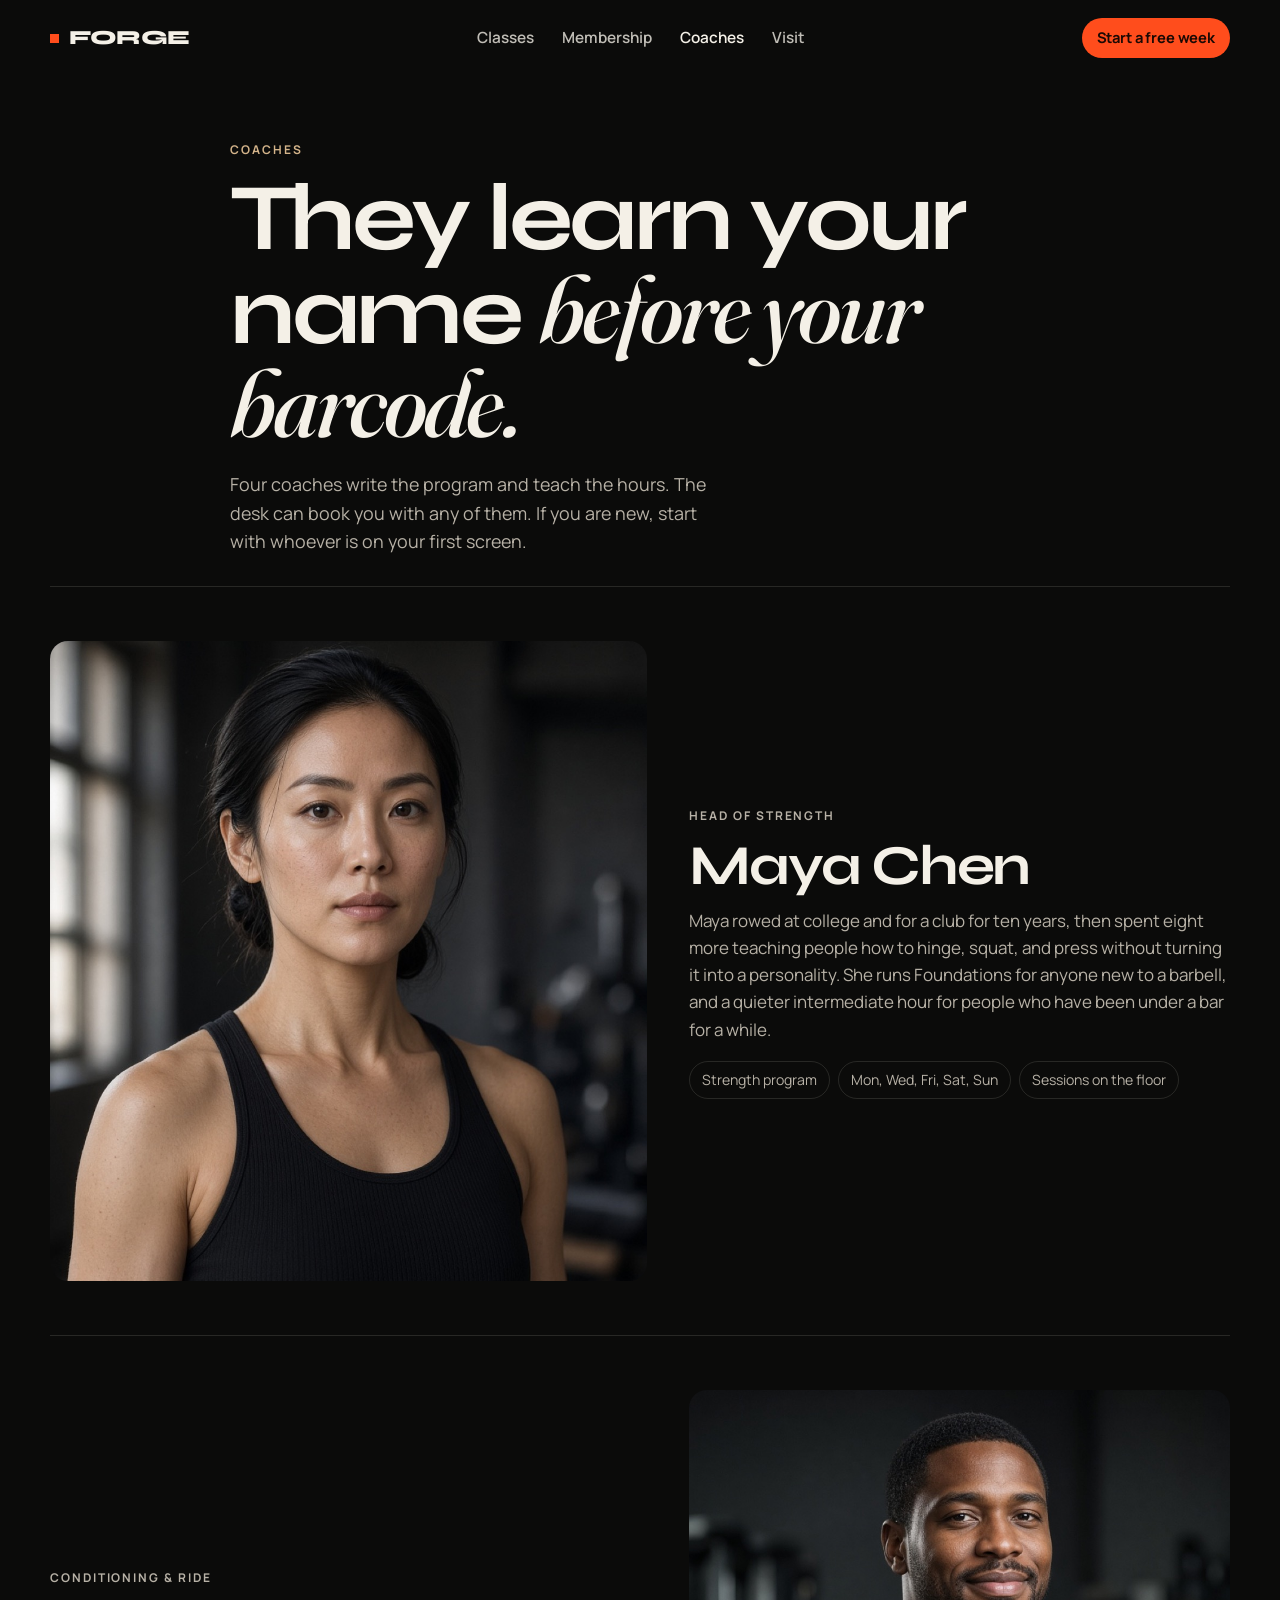
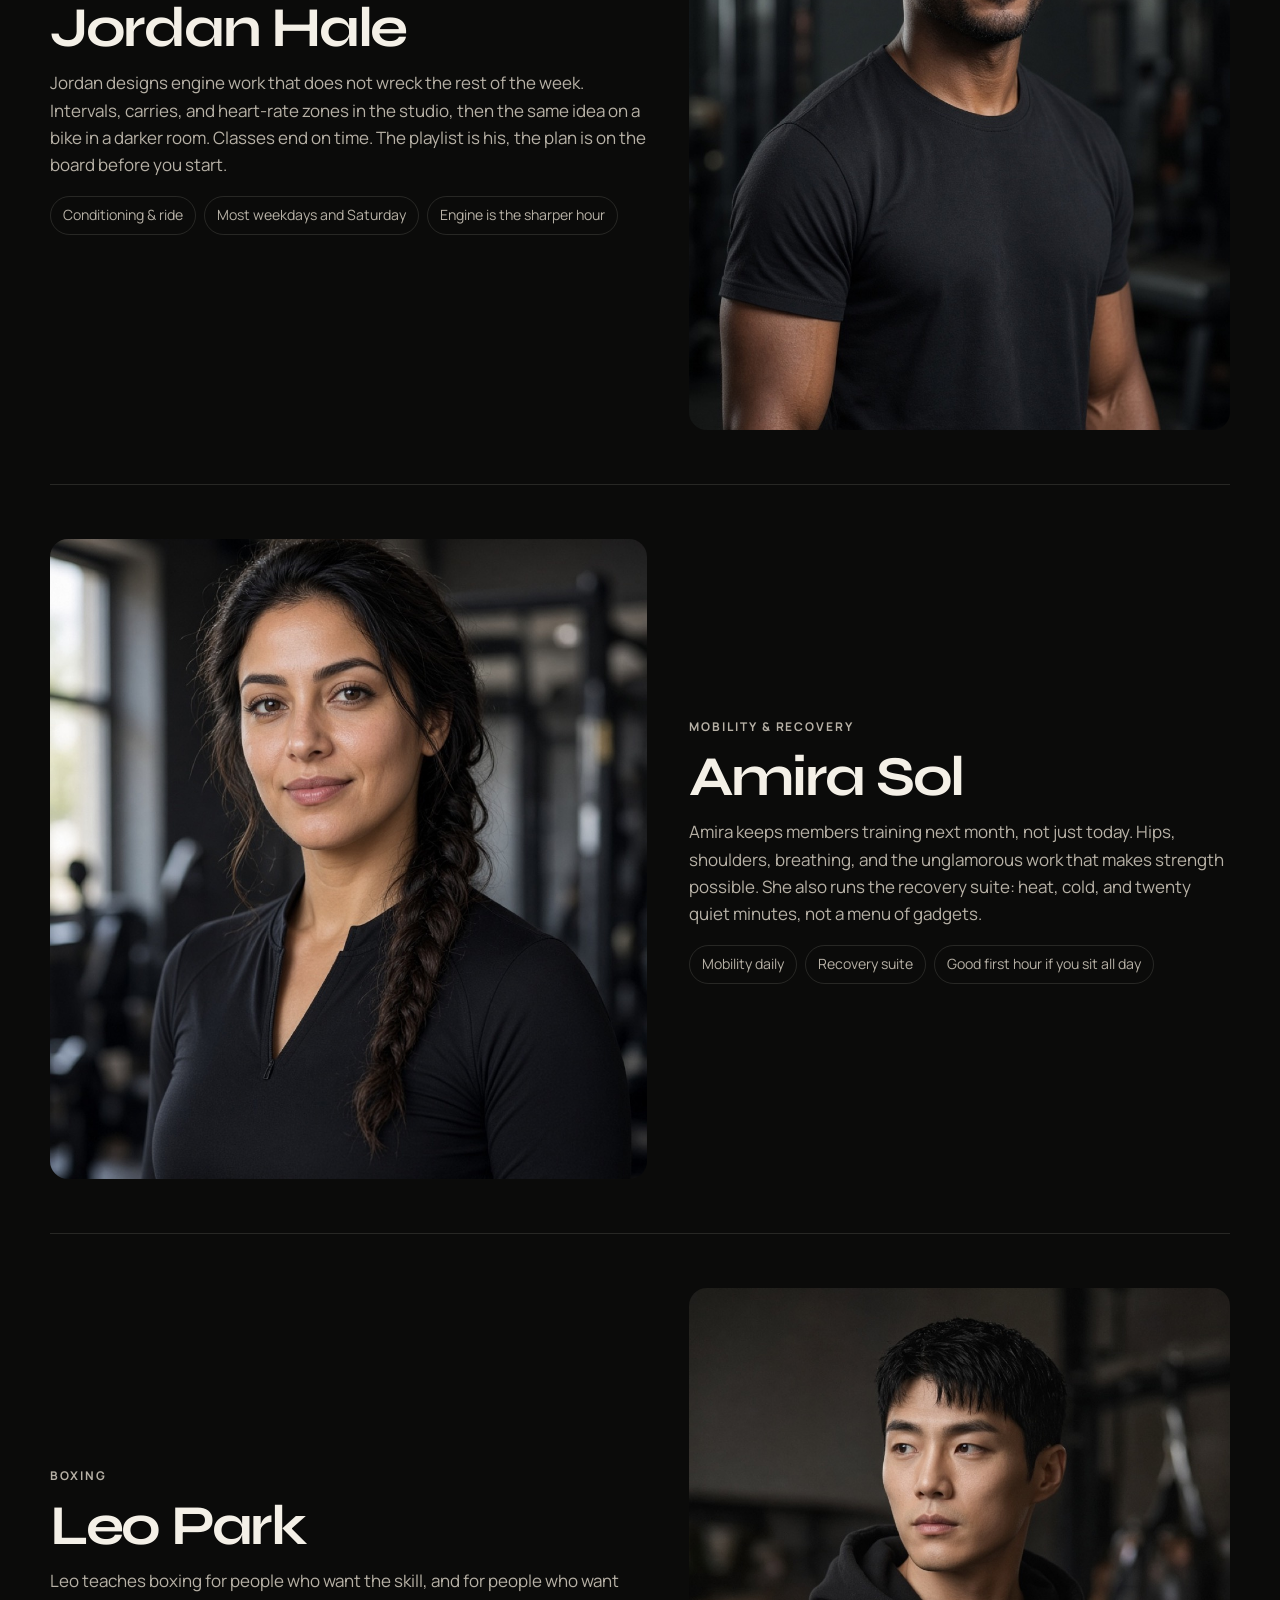
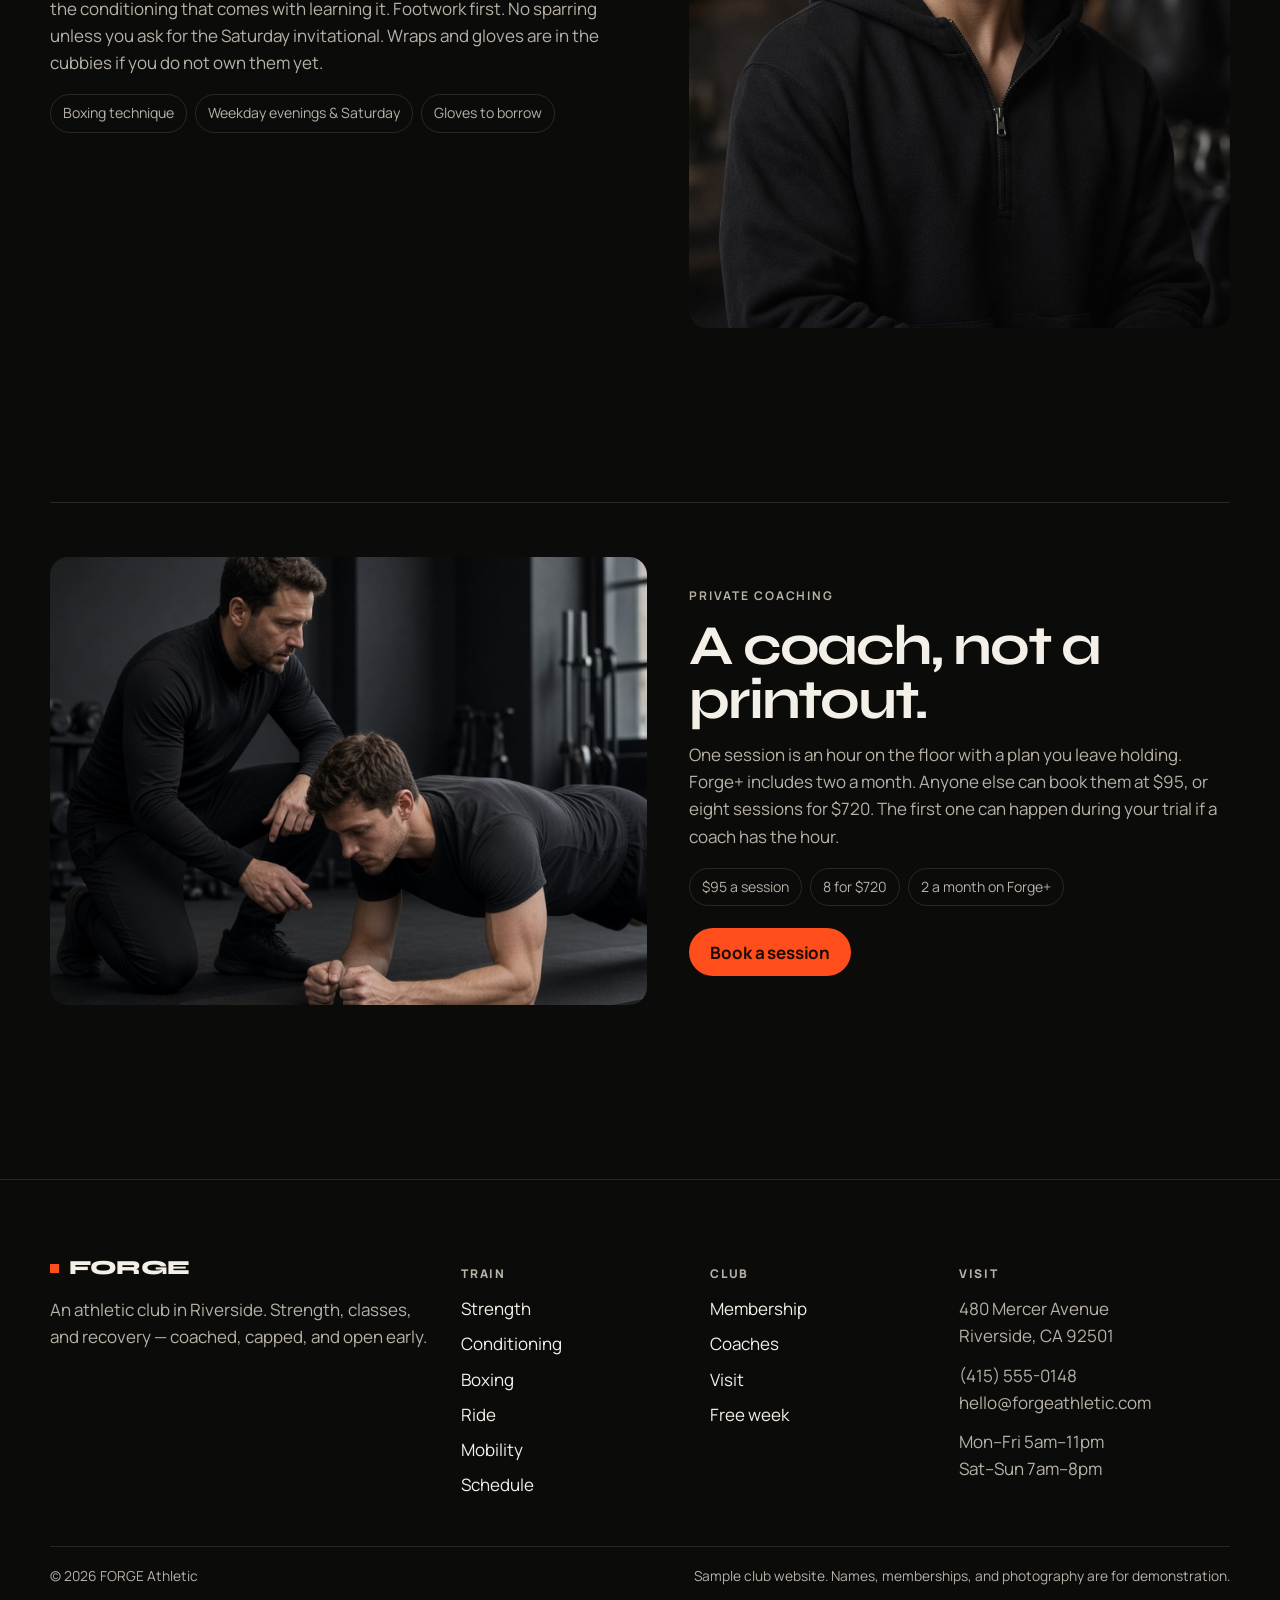
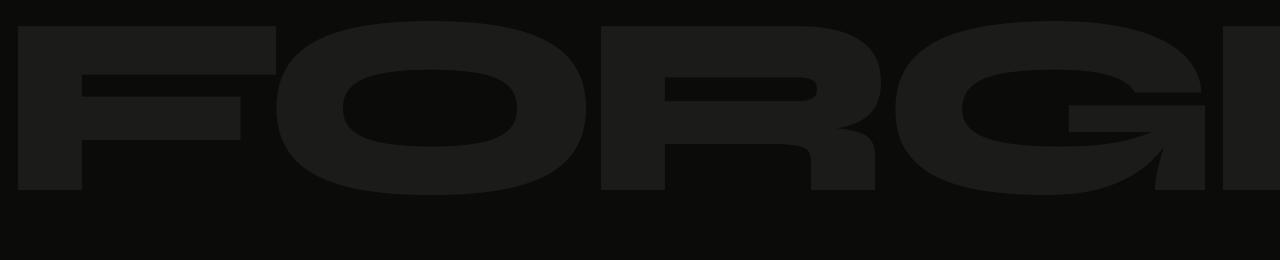
<file: coaches.html>
<!doctype html>
<html lang="en">
<head>
  <meta charset="utf-8">
  <meta name="viewport" content="width=device-width, initial-scale=1">
  <title>Coaches — FORGE</title>
  <meta name="description" content="Meet the FORGE coaches: Maya Chen, Jordan Hale, Amira Sol, and Leo Park. Private sessions are $95, or included twice a month on Forge+.">
  <meta name="theme-color" content="#0b0b0a">
  <meta property="og:title" content="Coaches — FORGE">
  <meta property="og:description" content="Four coaches. Strength, conditioning, mobility, and boxing.">
  <meta property="og:image" content="images/forge-coach-maya.jpg">
  <link rel="preconnect" href="https://fonts.googleapis.com">
  <link rel="preconnect" href="https://fonts.gstatic.com" crossorigin>
  <link href="https://fonts.googleapis.com/css2?family=Fraunces:ital,opsz,wght@1,9..144,500;1,9..144,600&family=Manrope:wght@400;500;600;700&family=Syne:wght@600;700;800&display=swap" rel="stylesheet">
  <link rel="stylesheet" href="styles.css">
  <script>document.documentElement.classList.add("js")</script>
</head>
<body>
<a class="skip" href="#main">Skip to content</a>
<header class="nav">
  <div class="wrap nav-inner">
    <a class="logo" href="index.html"><i></i>FORGE</a>
    <nav class="nav-links" id="nav-links" aria-label="Primary">
      <a href="classes.html">Classes</a>
      <a href="membership.html">Membership</a>
      <a class="active" href="coaches.html">Coaches</a>
      <a href="visit.html">Visit</a>
    </nav>
    <div class="nav-end">
      <a class="btn btn-heat btn-sm nav-cta" href="visit.html#trial">Start a free week</a>
      <button class="menu-btn" type="button" aria-expanded="false" aria-controls="nav-links" aria-label="Menu"><span></span><span></span></button>
    </div>
  </div>
</header>

<main id="main">
  <section class="section" style="padding-top:140px;padding-bottom:20px">
    <div class="wrap" style="max-width:820px">
      <p class="kicker">Coaches</p>
      <h1>They learn your name <em>before your barcode.</em></h1>
      <p class="lede" style="margin-top:18px">Four coaches write the program and teach the hours. The desk can book you with any of them. If you are new, start with whoever is on your first screen.</p>
    </div>
  </section>

  <section class="section" style="padding-top:10px">
    <div class="wrap">
      <article class="profile" id="maya">
        <img class="detail-media" src="images/forge-coach-maya.jpg" alt="Maya Chen, head of strength" loading="lazy">
        <div class="profile-copy">
          <p class="kicker">Head of Strength</p>
          <h2>Maya Chen</h2>
          <p>Maya rowed at college and for a club for ten years, then spent eight more teaching people how to hinge, squat, and press without turning it into a personality. She runs Foundations for anyone new to a barbell, and a quieter intermediate hour for people who have been under a bar for a while.</p>
          <ul class="facts"><li>Strength program</li><li>Mon, Wed, Fri, Sat, Sun</li><li>Sessions on the floor</li></ul>
        </div>
      </article>
      <article class="profile reverse" id="jordan">
        <img class="detail-media" src="images/forge-coach-jordan.jpg" alt="Jordan Hale, conditioning and ride coach" loading="lazy">
        <div class="profile-copy">
          <p class="kicker">Conditioning &amp; Ride</p>
          <h2>Jordan Hale</h2>
          <p>Jordan designs engine work that does not wreck the rest of the week. Intervals, carries, and heart-rate zones in the studio, then the same idea on a bike in a darker room. Classes end on time. The playlist is his, the plan is on the board before you start.</p>
          <ul class="facts"><li>Conditioning &amp; ride</li><li>Most weekdays and Saturday</li><li>Engine is the sharper hour</li></ul>
        </div>
      </article>
      <article class="profile" id="amira">
        <img class="detail-media" src="images/forge-coach-amira.jpg" alt="Amira Sol, mobility coach" loading="lazy">
        <div class="profile-copy">
          <p class="kicker">Mobility &amp; Recovery</p>
          <h2>Amira Sol</h2>
          <p>Amira keeps members training next month, not just today. Hips, shoulders, breathing, and the unglamorous work that makes strength possible. She also runs the recovery suite: heat, cold, and twenty quiet minutes, not a menu of gadgets.</p>
          <ul class="facts"><li>Mobility daily</li><li>Recovery suite</li><li>Good first hour if you sit all day</li></ul>
        </div>
      </article>
      <article class="profile reverse" id="leo">
        <img class="detail-media" src="images/forge-coach-leo.jpg" alt="Leo Park, boxing coach" loading="lazy">
        <div class="profile-copy">
          <p class="kicker">Boxing</p>
          <h2>Leo Park</h2>
          <p>Leo teaches boxing for people who want the skill, and for people who want the conditioning that comes with learning it. Footwork first. No sparring unless you ask for the Saturday invitational. Wraps and gloves are in the cubbies if you do not own them yet.</p>
          <ul class="facts"><li>Boxing technique</li><li>Weekday evenings &amp; Saturday</li><li>Gloves to borrow</li></ul>
        </div>
      </article>
    </div>
  </section>

  <section class="section" id="private" style="padding-top:0">
    <div class="wrap">
      <article class="detail">
        <img class="detail-media" src="images/forge-coaching.jpg" alt="Private coaching session on the gym floor" loading="lazy">
        <div class="detail-copy">
          <p class="kicker">Private coaching</p>
          <h2>A coach, not a printout.</h2>
          <p>One session is an hour on the floor with a plan you leave holding. Forge+ includes two a month. Anyone else can book them at $95, or eight sessions for $720. The first one can happen during your trial if a coach has the hour.</p>
          <ul class="facts"><li>$95 a session</li><li>8 for $720</li><li>2 a month on Forge+</li></ul>
          <p style="margin-top:22px"><a class="btn btn-heat" href="visit.html?plan=forge#trial">Book a session</a></p>
        </div>
      </article>
    </div>
  </section>
</main>

<footer class="footer">
  <div class="wrap footer-grid">
    <div>
      <a class="logo" href="index.html"><i></i>FORGE</a>
      <p>An athletic club in Riverside. Strength, classes, and recovery — coached, capped, and open early.</p>
    </div>
    <div>
      <p class="foot-label">Train</p>
      <ul>
        <li><a href="classes.html#strength">Strength</a></li>
        <li><a href="classes.html#conditioning">Conditioning</a></li>
        <li><a href="classes.html#boxing">Boxing</a></li>
        <li><a href="classes.html#ride">Ride</a></li>
        <li><a href="classes.html#mobility">Mobility</a></li>
        <li><a href="classes.html#schedule">Schedule</a></li>
      </ul>
    </div>
    <div>
      <p class="foot-label">Club</p>
      <ul>
        <li><a href="membership.html">Membership</a></li>
        <li><a href="coaches.html">Coaches</a></li>
        <li><a href="visit.html">Visit</a></li>
        <li><a href="visit.html#trial">Free week</a></li>
      </ul>
    </div>
    <div>
      <p class="foot-label">Visit</p>
      <p>480 Mercer Avenue<br>Riverside, CA 92501</p>
      <p><a href="tel:+14155550148">(415) 555-0148</a><br><a href="mailto:hello@forgeathletic.com">hello@forgeathletic.com</a></p>
      <p>Mon–Fri 5am–11pm<br>Sat–Sun 7am–8pm</p>
    </div>
  </div>
  <div class="wrap legal">
    <span>© 2026 FORGE Athletic</span>
    <span>Sample club website. Names, memberships, and photography are for demonstration.</span>
  </div>
  <div class="wordmark" aria-hidden="true">FORGE</div>
</footer>

<div class="dock">
  <a class="dock-call" href="tel:+14155550148">Call</a>
  <a class="btn btn-heat" href="visit.html#trial">Start a free week</a>
</div>
<script src="script.js"></script>
</body>
</html>
</file>
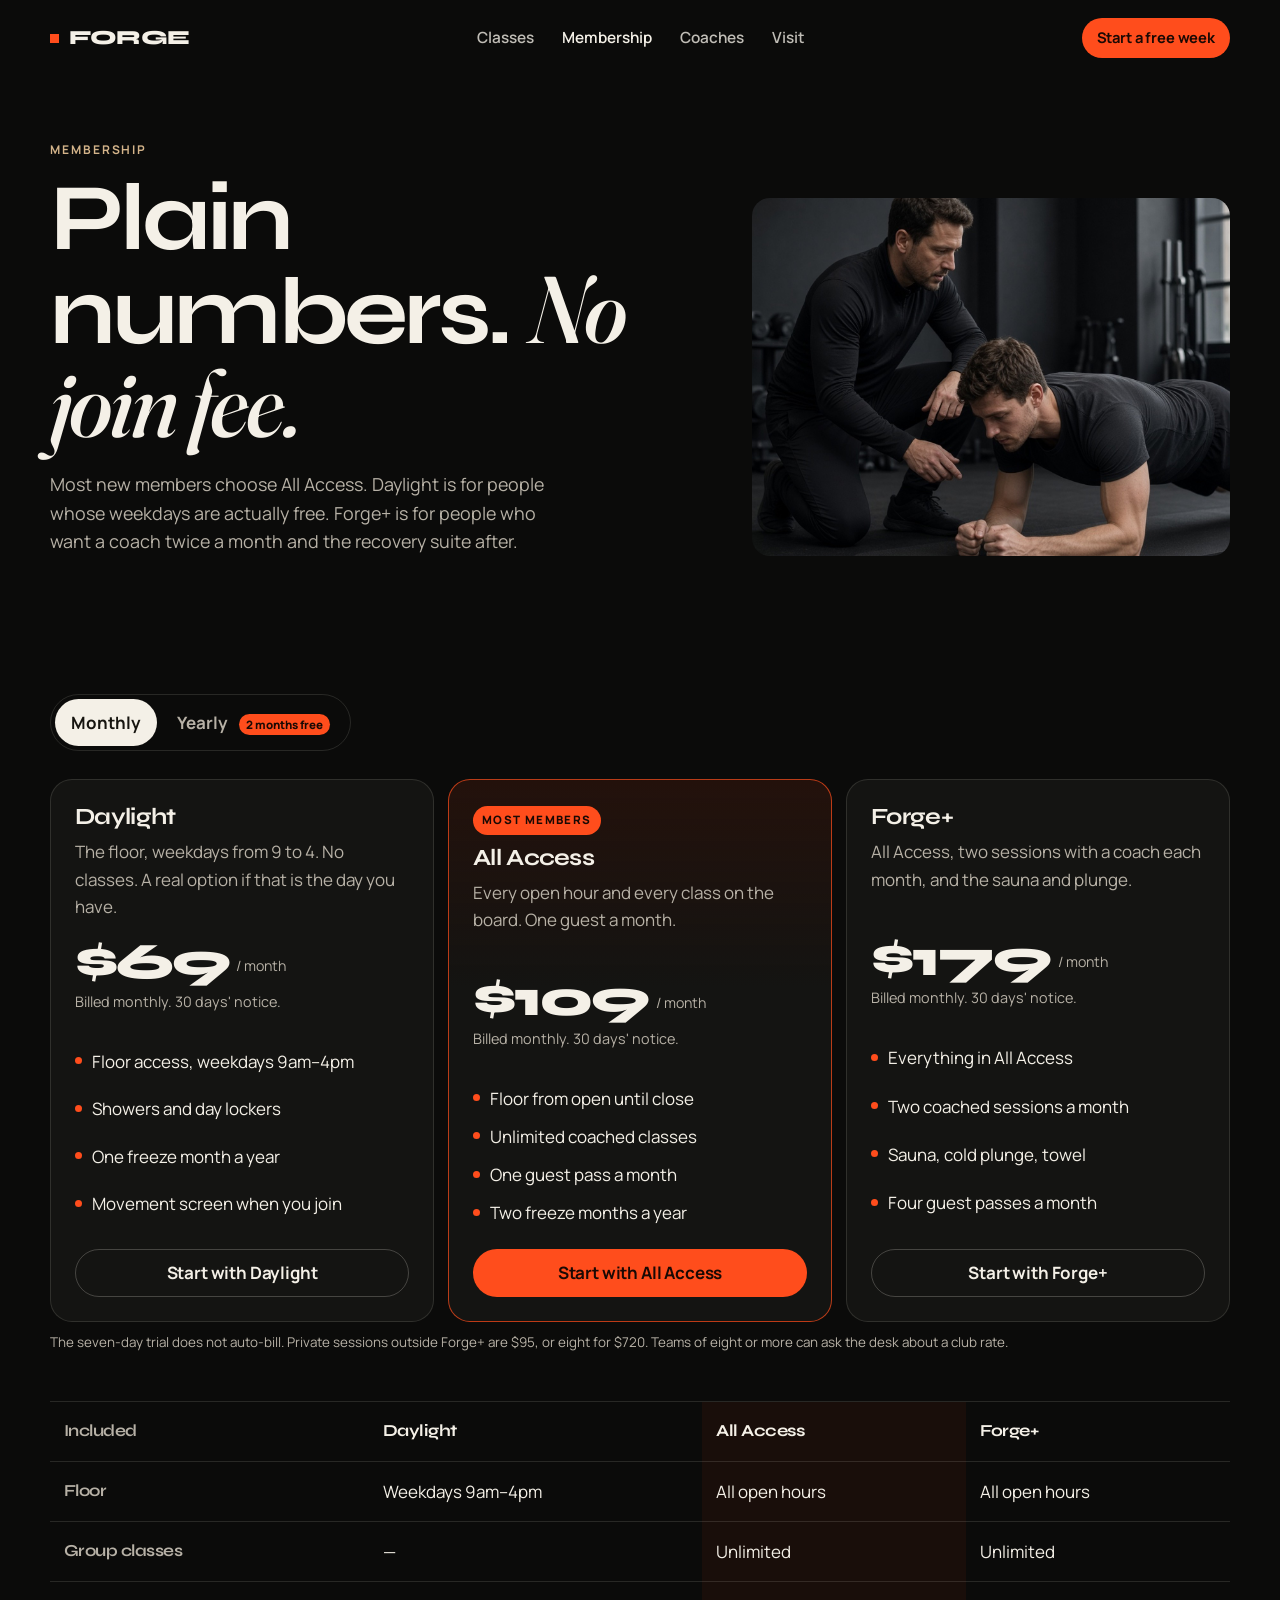
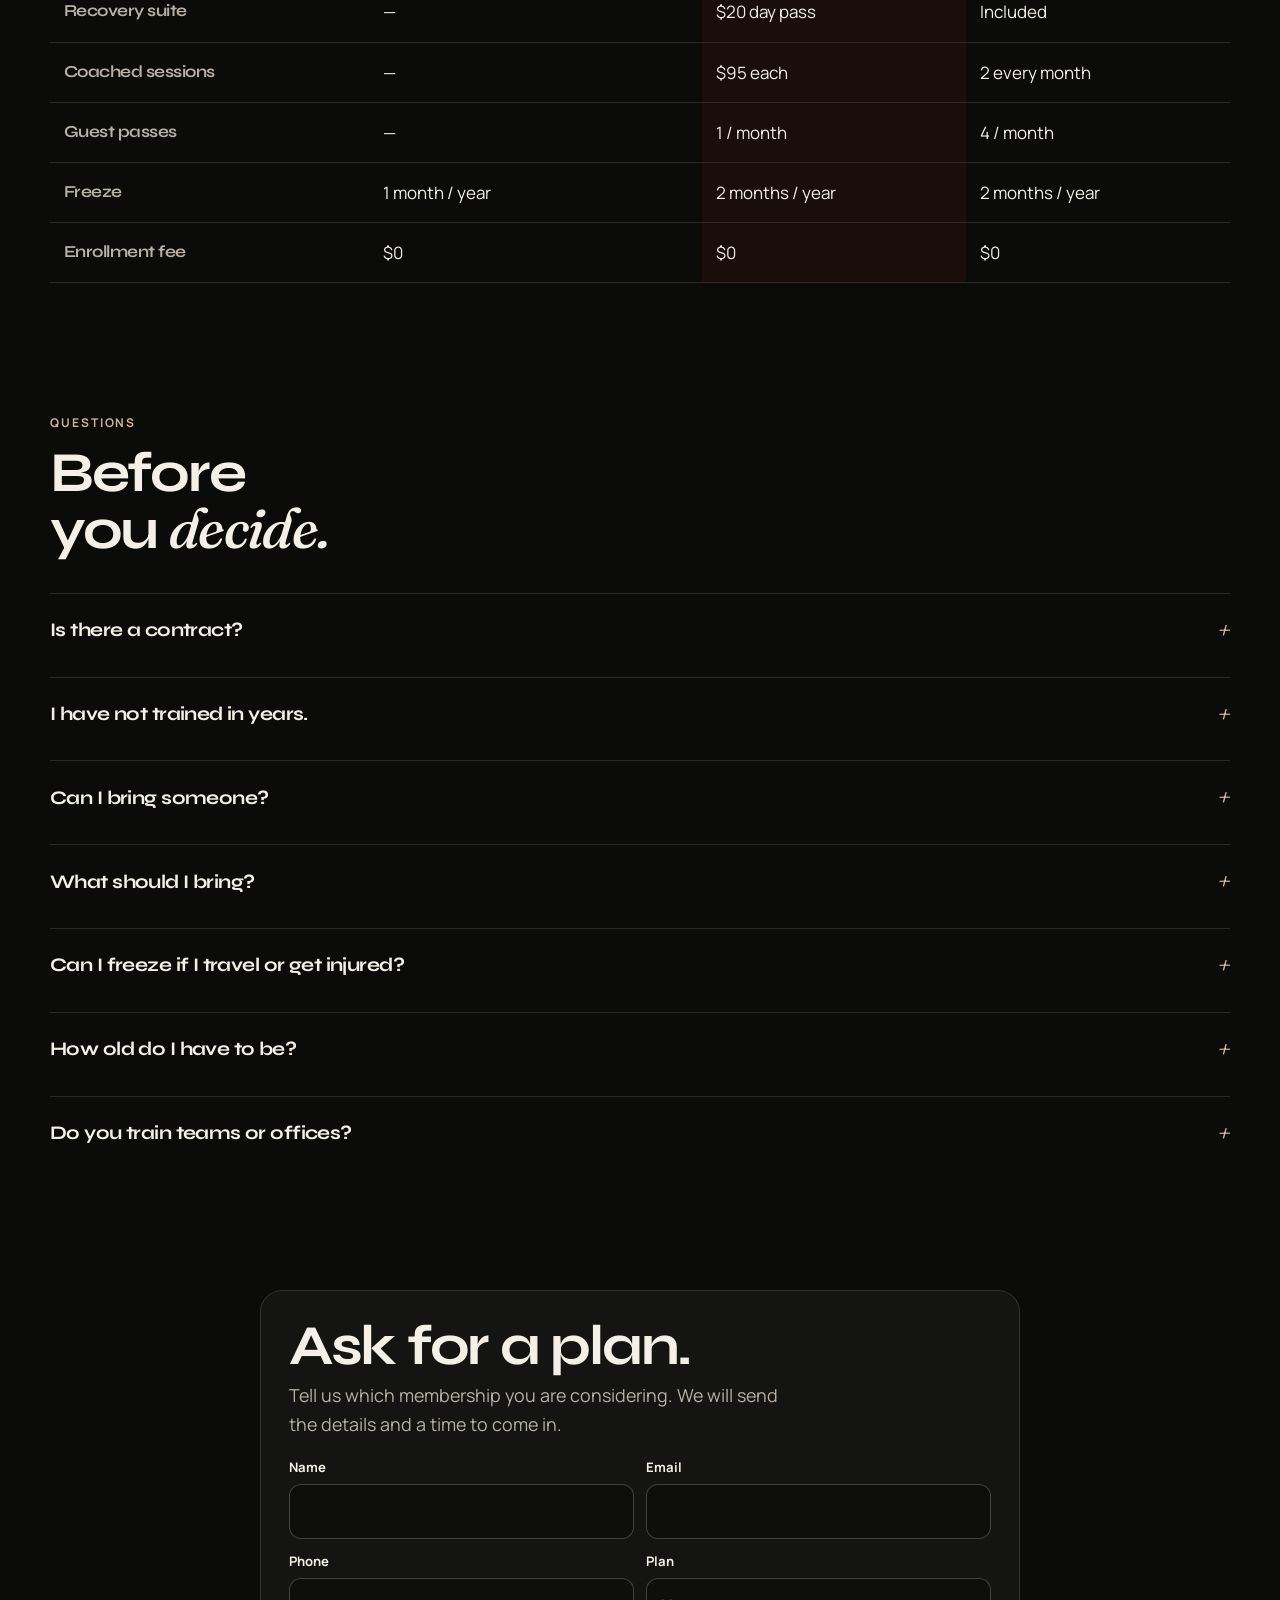
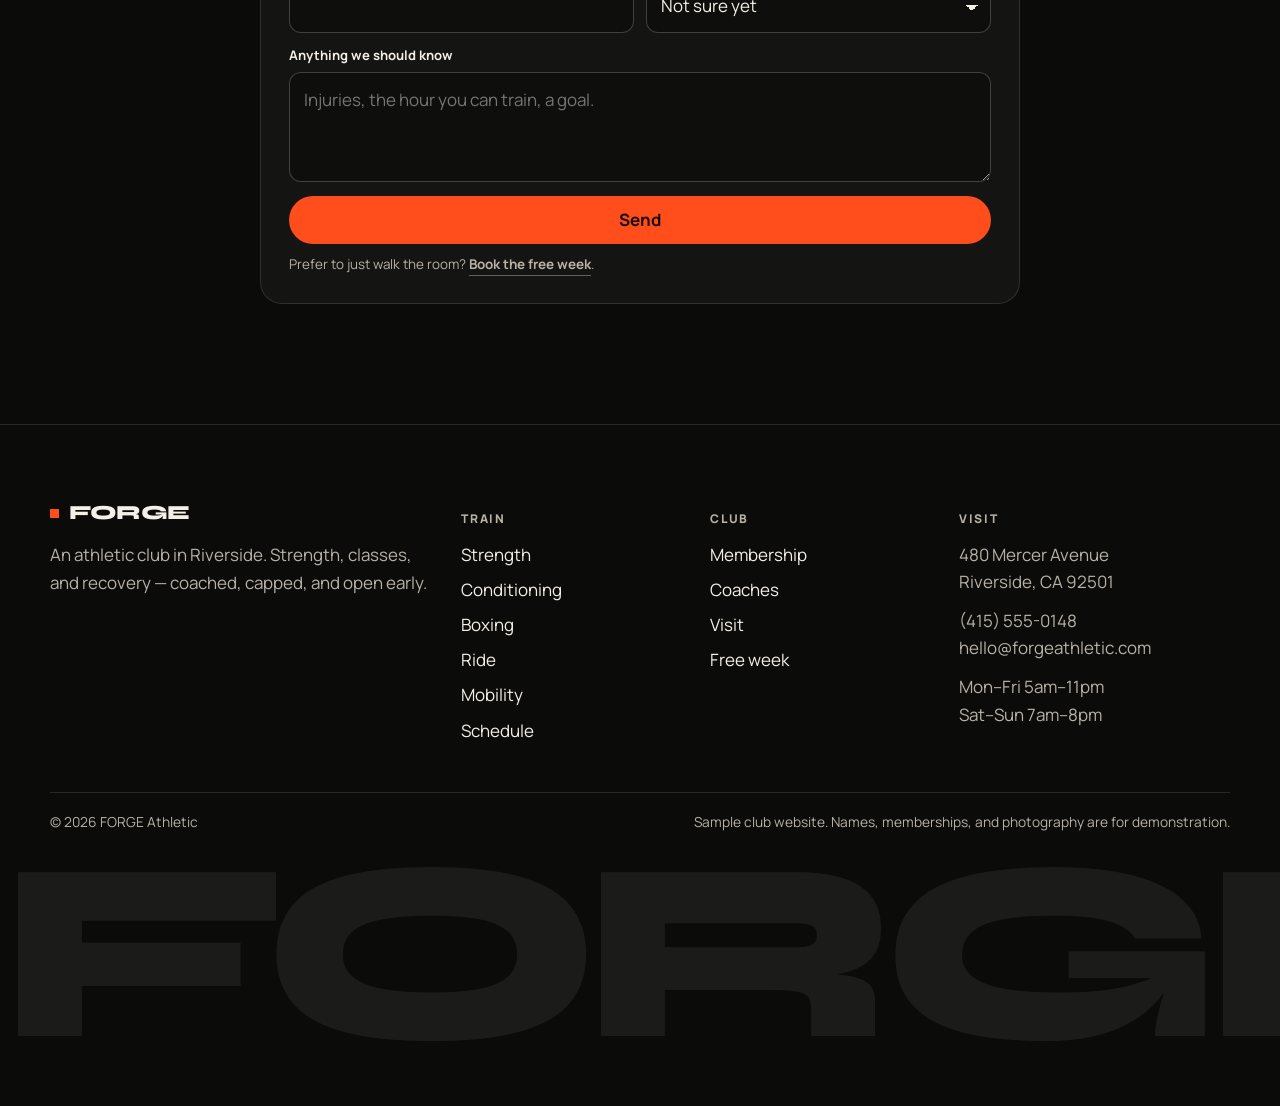
<file: membership.html>
<!doctype html>
<html lang="en">
<head>
  <meta charset="utf-8">
  <meta name="viewport" content="width=device-width, initial-scale=1">
  <title>Membership — FORGE</title>
  <meta name="description" content="FORGE memberships from $69 a month. Daylight, All Access, and Forge+. No enrollment fee. Seven-day trial does not auto-bill.">
  <meta name="theme-color" content="#0b0b0a">
  <meta property="og:title" content="Membership — FORGE">
  <meta property="og:description" content="Three memberships, written in plain numbers. Yearly saves two months.">
  <meta property="og:image" content="images/forge-coaching.jpg">
  <link rel="preconnect" href="https://fonts.googleapis.com">
  <link rel="preconnect" href="https://fonts.gstatic.com" crossorigin>
  <link href="https://fonts.googleapis.com/css2?family=Fraunces:ital,opsz,wght@1,9..144,500;1,9..144,600&family=Manrope:wght@400;500;600;700&family=Syne:wght@600;700;800&display=swap" rel="stylesheet">
  <link rel="stylesheet" href="styles.css">
  <script>document.documentElement.classList.add("js")</script>
</head>
<body>
<a class="skip" href="#main">Skip to content</a>
<header class="nav">
  <div class="wrap nav-inner">
    <a class="logo" href="index.html"><i></i>FORGE</a>
    <nav class="nav-links" id="nav-links" aria-label="Primary">
      <a href="classes.html">Classes</a>
      <a class="active" href="membership.html">Membership</a>
      <a href="coaches.html">Coaches</a>
      <a href="visit.html">Visit</a>
    </nav>
    <div class="nav-end">
      <a class="btn btn-heat btn-sm nav-cta" href="visit.html#trial">Start a free week</a>
      <button class="menu-btn" type="button" aria-expanded="false" aria-controls="nav-links" aria-label="Menu"><span></span><span></span></button>
    </div>
  </div>
</header>

<main id="main">
  <section class="section" style="padding-top:140px">
    <div class="wrap">
      <div class="split">
        <div>
          <p class="kicker">Membership</p>
          <h1>Plain numbers. <em>No join fee.</em></h1>
          <p class="lede" style="margin-top:18px">Most new members choose All Access. Daylight is for people whose weekdays are actually free. Forge+ is for people who want a coach twice a month and the recovery suite after.</p>
        </div>
        <img src="images/forge-coaching.jpg" alt="A coach cueing an athlete holding a plank" style="width:100%;aspect-ratio:4/3;object-fit:cover;border-radius:18px" loading="lazy">
      </div>
    </div>
  </section>

  <section class="section" id="plans" style="padding-top:10px">
    <div class="wrap">
      <div class="bill" data-billing role="group" aria-label="Billing period">
        <button type="button" data-bill="month" aria-pressed="true">Monthly</button>
        <button type="button" data-bill="year" aria-pressed="false">Yearly <em>2 months free</em></button>
      </div>
      <div class="plans">
        <article class="plan">
          <h3>Daylight</h3>
          <p class="desc">The floor, weekdays from 9 to 4. No classes. A real option if that is the day you have.</p>
          <p class="price"><b class="js-price" data-month="69" data-year="58">$69</b><small>/ month</small></p>
          <p class="plan-note js-note" data-month="Billed monthly. 30 days' notice." data-year="$696 billed once a year. Two months free.">Billed monthly. 30 days' notice.</p>
          <ul class="plan-list">
            <li>Floor access, weekdays 9am–4pm</li>
            <li>Showers and day lockers</li>
            <li>One freeze month a year</li>
            <li>Movement screen when you join</li>
          </ul>
          <a class="btn btn-ghost" href="visit.html?plan=daylight#trial">Start with Daylight</a>
        </article>
        <article class="plan featured">
          <span class="badge">Most members</span>
          <h3>All Access</h3>
          <p class="desc">Every open hour and every class on the board. One guest a month.</p>
          <p class="price"><b class="js-price" data-month="109" data-year="91">$109</b><small>/ month</small></p>
          <p class="plan-note js-note" data-month="Billed monthly. 30 days' notice." data-year="$1,092 billed once a year. Two months free.">Billed monthly. 30 days' notice.</p>
          <ul class="plan-list">
            <li>Floor from open until close</li>
            <li>Unlimited coached classes</li>
            <li>One guest pass a month</li>
            <li>Two freeze months a year</li>
          </ul>
          <a class="btn btn-heat" href="visit.html?plan=access#trial">Start with All Access</a>
        </article>
        <article class="plan">
          <h3>Forge+</h3>
          <p class="desc">All Access, two sessions with a coach each month, and the sauna and plunge.</p>
          <p class="price"><b class="js-price" data-month="179" data-year="149">$179</b><small>/ month</small></p>
          <p class="plan-note js-note" data-month="Billed monthly. 30 days' notice." data-year="$1,788 billed once a year. Two months free.">Billed monthly. 30 days' notice.</p>
          <ul class="plan-list">
            <li>Everything in All Access</li>
            <li>Two coached sessions a month</li>
            <li>Sauna, cold plunge, towel</li>
            <li>Four guest passes a month</li>
          </ul>
          <a class="btn btn-ghost" href="visit.html?plan=forge#trial">Start with Forge+</a>
        </article>
      </div>
      <p class="fine">The seven-day trial does not auto-bill. Private sessions outside Forge+ are $95, or eight for $720. Teams of eight or more can ask the desk about a club rate.</p>

      <div class="compare" style="margin-top:48px">
        <table>
          <thead>
            <tr><th scope="col">Included</th><th scope="col">Daylight</th><th scope="col" class="hot">All Access</th><th scope="col">Forge+</th></tr>
          </thead>
          <tbody>
            <tr><th scope="row">Floor</th><td>Weekdays 9am–4pm</td><td class="hot">All open hours</td><td>All open hours</td></tr>
            <tr><th scope="row">Group classes</th><td>—</td><td class="hot">Unlimited</td><td>Unlimited</td></tr>
            <tr><th scope="row">Recovery suite</th><td>—</td><td class="hot">$20 day pass</td><td>Included</td></tr>
            <tr><th scope="row">Coached sessions</th><td>—</td><td class="hot">$95 each</td><td>2 every month</td></tr>
            <tr><th scope="row">Guest passes</th><td>—</td><td class="hot">1 / month</td><td>4 / month</td></tr>
            <tr><th scope="row">Freeze</th><td>1 month / year</td><td class="hot">2 months / year</td><td>2 months / year</td></tr>
            <tr><th scope="row">Enrollment fee</th><td>$0</td><td class="hot">$0</td><td>$0</td></tr>
          </tbody>
        </table>
      </div>
    </div>
  </section>

  <section class="section" style="padding-top:10px">
    <div class="wrap">
      <div class="section-head">
        <p class="kicker">Questions</p>
        <h2>Before you <em>decide.</em></h2>
      </div>
      <div class="faq">
        <details>
          <summary>Is there a contract?</summary>
          <p>Monthly memberships are month to month, with 30 days' notice. Yearly is paid once and can be paused once. The seven-day trial ends unless you choose a plan. We do not store a card to start the trial.</p>
        </details>
        <details>
          <summary>I have not trained in years.</summary>
          <p>Start in Strength Foundations or Mobility. Coaches cue the whole room. The movement screen on day one is there so your first week matches what you can do today, not what you could do at 25.</p>
        </details>
        <details>
          <summary>Can I bring someone?</summary>
          <p>All Access includes one guest pass a month. Forge+ includes four. Daylight does not include guests. A guest pass is a full day, classes included if there is a spot.</p>
        </details>
        <details>
          <summary>What should I bring?</summary>
          <p>Shoes you can train in, and a lock if you have one. We have belts, wraps, gloves, mats, and day lockers. Ride shoes are available to borrow.</p>
        </details>
        <details>
          <summary>Can I freeze if I travel or get injured?</summary>
          <p>Daylight includes one freeze month a year. All Access and Forge+ include two. Medical freezes are handled at the desk and do not use those months.</p>
        </details>
        <details>
          <summary>How old do I have to be?</summary>
          <p>16, with a parent on the account. The classes and the floor are built for adults. We do not run a kids' program.</p>
        </details>
        <details>
          <summary>Do you train teams or offices?</summary>
          <p>Groups of eight or more can take a private hour or a club rate on All Access. Write to hello@forgeathletic.com with the size of the group and the days you have.</p>
        </details>
      </div>
    </div>
  </section>

  <section class="section" id="join" style="padding-top:0">
    <div class="wrap" style="max-width:760px">
      <div class="form-card">
        <h2>Ask for a plan.</h2>
        <p class="lede">Tell us which membership you are considering. We will send the details and a time to come in.</p>
        <form class="js-form">
          <div class="fields">
            <label class="field"><span>Name</span><input name="name" required autocomplete="name"></label>
            <label class="field"><span>Email</span><input name="email" type="email" required autocomplete="email"></label>
            <label class="field"><span>Phone</span><input name="phone" type="tel" required autocomplete="tel"></label>
            <label class="field"><span>Plan</span>
              <select id="plan" name="plan">
                <option value="unsure">Not sure yet</option>
                <option value="daylight">Daylight</option>
                <option value="access">All Access</option>
                <option value="forge">Forge+</option>
              </select>
            </label>
            <label class="field full"><span>Anything we should know</span><textarea name="note" placeholder="Injuries, the hour you can train, a goal."></textarea></label>
          </div>
          <button class="btn btn-heat" type="submit">Send</button>
        </form>
        <div class="form-success" hidden>
          <strong>Got it.</strong>
          <p>We will reply within one business day with times for a tour and the plan you asked about.</p>
        </div>
        <p class="fine">Prefer to just walk the room? <a class="link-arrow" href="visit.html#trial">Book the free week</a>.</p>
      </div>
    </div>
  </section>
</main>

<footer class="footer">
  <div class="wrap footer-grid">
    <div>
      <a class="logo" href="index.html"><i></i>FORGE</a>
      <p>An athletic club in Riverside. Strength, classes, and recovery — coached, capped, and open early.</p>
    </div>
    <div>
      <p class="foot-label">Train</p>
      <ul>
        <li><a href="classes.html#strength">Strength</a></li>
        <li><a href="classes.html#conditioning">Conditioning</a></li>
        <li><a href="classes.html#boxing">Boxing</a></li>
        <li><a href="classes.html#ride">Ride</a></li>
        <li><a href="classes.html#mobility">Mobility</a></li>
        <li><a href="classes.html#schedule">Schedule</a></li>
      </ul>
    </div>
    <div>
      <p class="foot-label">Club</p>
      <ul>
        <li><a href="membership.html">Membership</a></li>
        <li><a href="coaches.html">Coaches</a></li>
        <li><a href="visit.html">Visit</a></li>
        <li><a href="visit.html#trial">Free week</a></li>
      </ul>
    </div>
    <div>
      <p class="foot-label">Visit</p>
      <p>480 Mercer Avenue<br>Riverside, CA 92501</p>
      <p><a href="tel:+14155550148">(415) 555-0148</a><br><a href="mailto:hello@forgeathletic.com">hello@forgeathletic.com</a></p>
      <p>Mon–Fri 5am–11pm<br>Sat–Sun 7am–8pm</p>
    </div>
  </div>
  <div class="wrap legal">
    <span>© 2026 FORGE Athletic</span>
    <span>Sample club website. Names, memberships, and photography are for demonstration.</span>
  </div>
  <div class="wordmark" aria-hidden="true">FORGE</div>
</footer>

<div class="dock">
  <a class="dock-call" href="tel:+14155550148">Call</a>
  <a class="btn btn-heat" href="visit.html#trial">Start a free week</a>
</div>
<script src="script.js"></script>
</body>
</html>
</file>
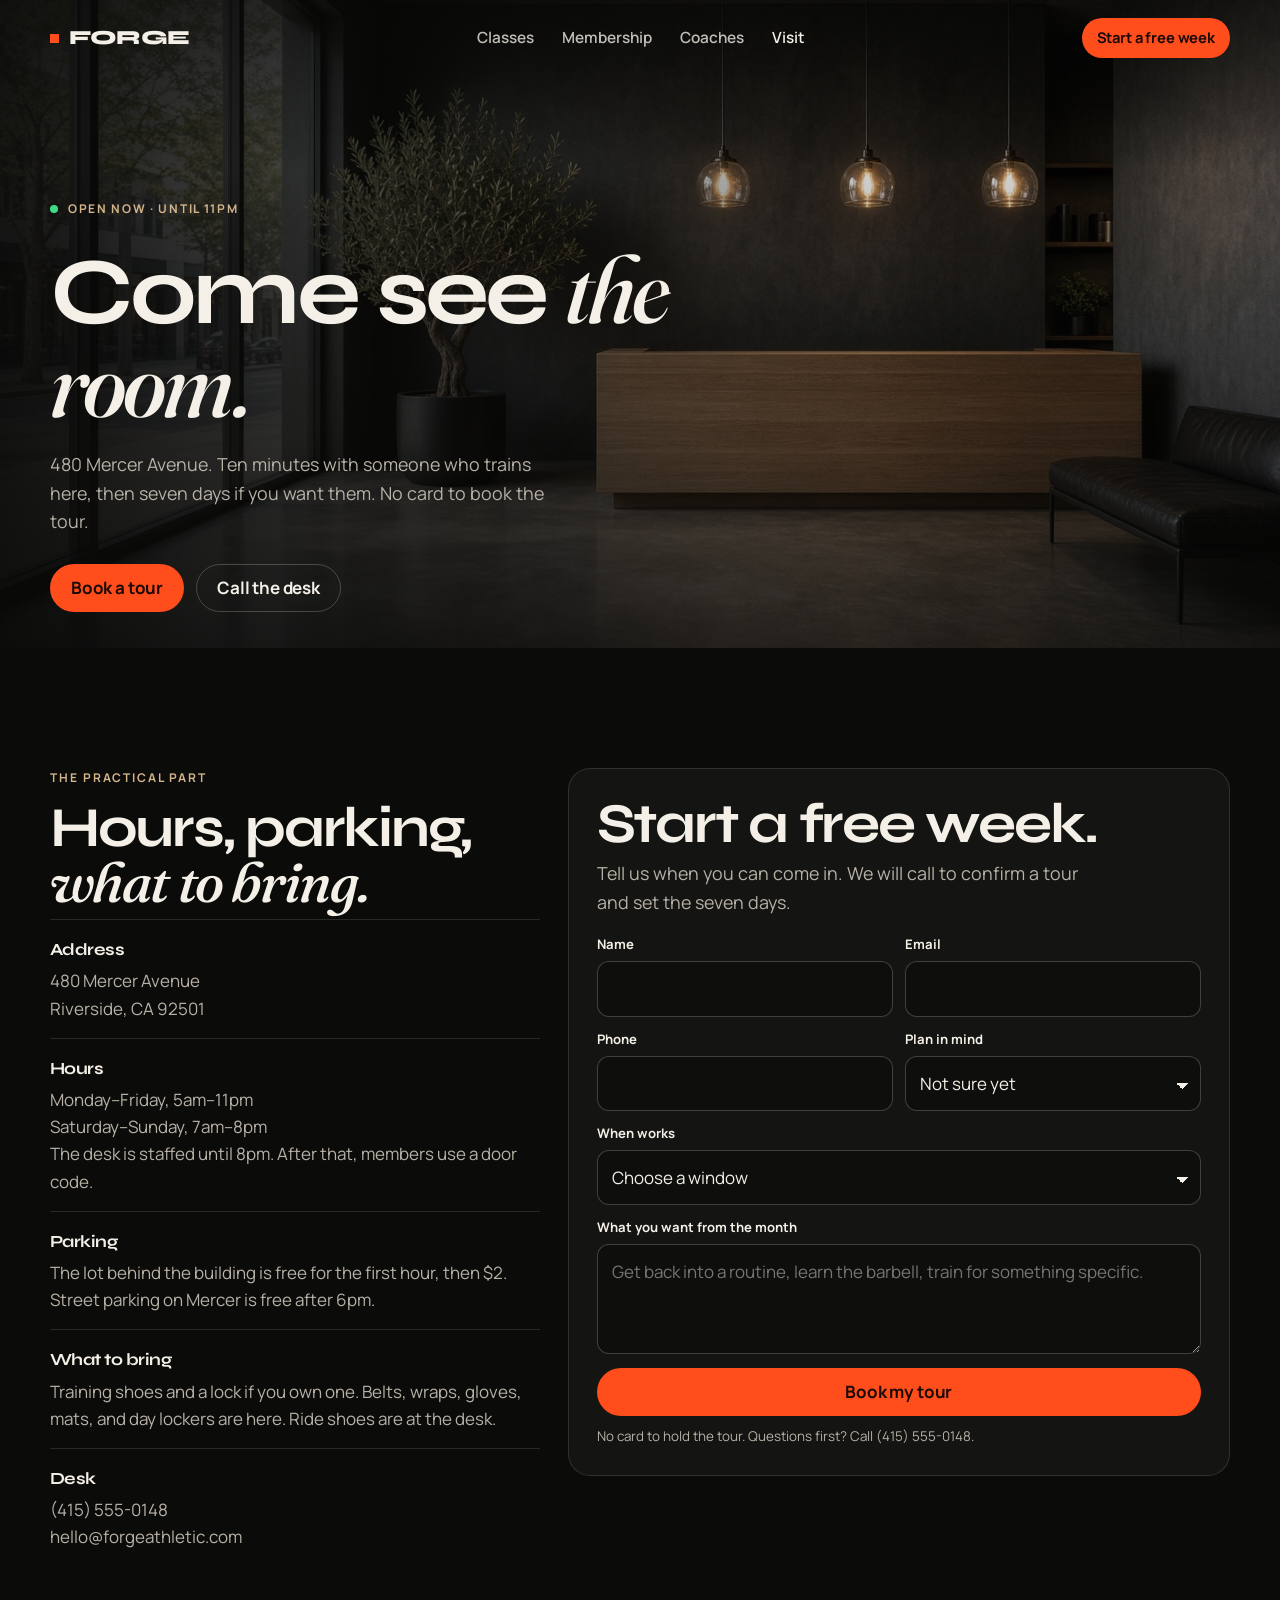
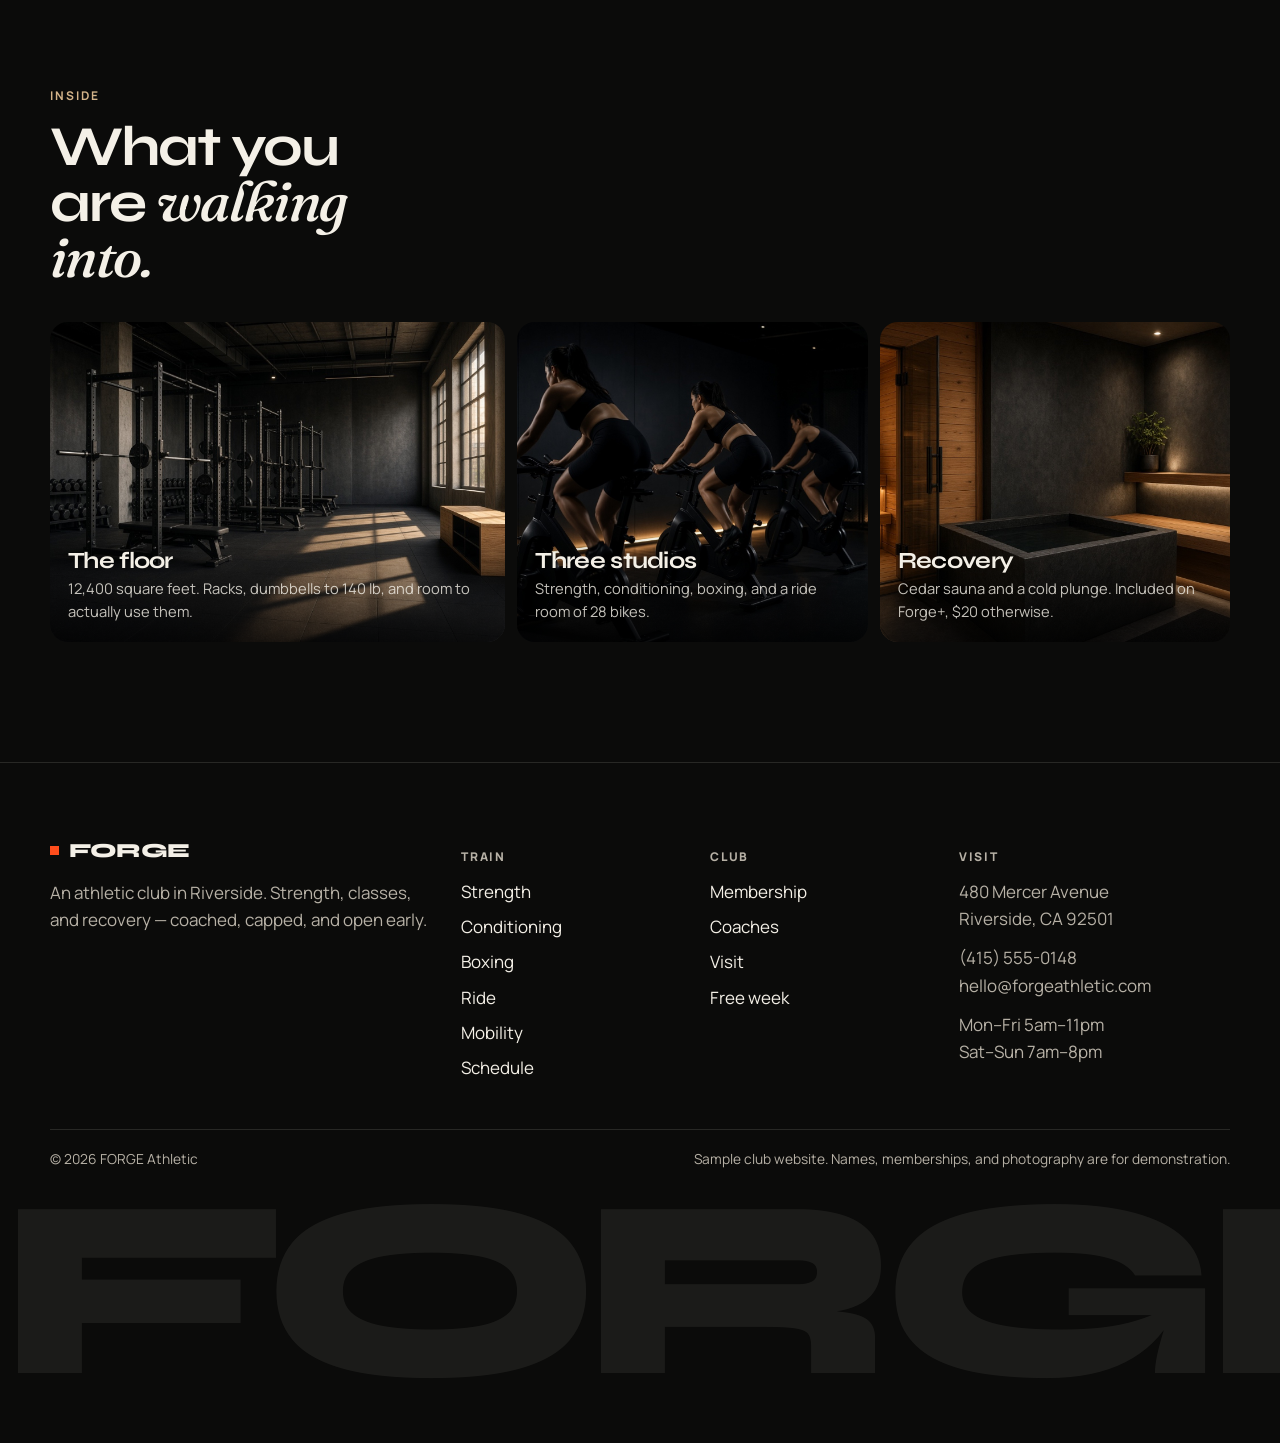
<file: visit.html>
<!doctype html>
<html lang="en">
<head>
  <meta charset="utf-8">
  <meta name="viewport" content="width=device-width, initial-scale=1">
  <title>Visit &amp; free week — FORGE</title>
  <meta name="description" content="Visit FORGE at 480 Mercer Avenue, Riverside. Weekdays 5am–11pm, weekends 7am–8pm. Book a seven-day trial. No card required.">
  <meta name="theme-color" content="#0b0b0a">
  <meta property="og:title" content="Visit FORGE">
  <meta property="og:description" content="Book a ten-minute tour and seven days on the floor.">
  <meta property="og:image" content="images/forge-lobby.jpg">
  <link rel="preconnect" href="https://fonts.googleapis.com">
  <link rel="preconnect" href="https://fonts.gstatic.com" crossorigin>
  <link rel="preload" as="image" href="images/forge-lobby.jpg">
  <link href="https://fonts.googleapis.com/css2?family=Fraunces:ital,opsz,wght@1,9..144,500;1,9..144,600&family=Manrope:wght@400;500;600;700&family=Syne:wght@600;700;800&display=swap" rel="stylesheet">
  <link rel="stylesheet" href="styles.css">
  <script>document.documentElement.classList.add("js")</script>
</head>
<body>
<a class="skip" href="#main">Skip to content</a>
<header class="nav">
  <div class="wrap nav-inner">
    <a class="logo" href="index.html"><i></i>FORGE</a>
    <nav class="nav-links" id="nav-links" aria-label="Primary">
      <a href="classes.html">Classes</a>
      <a href="membership.html">Membership</a>
      <a href="coaches.html">Coaches</a>
      <a class="active" href="visit.html">Visit</a>
    </nav>
    <div class="nav-end">
      <a class="btn btn-heat btn-sm nav-cta" href="#trial">Start a free week</a>
      <button class="menu-btn" type="button" aria-expanded="false" aria-controls="nav-links" aria-label="Menu"><span></span><span></span></button>
    </div>
  </div>
</header>

<main id="main">
  <section class="page-hero">
    <img class="hero-media" src="images/forge-lobby.jpg" alt="The Forge lobby with an oak desk, olive tree, and morning light">
    <div class="hero-shade"></div>
    <div class="wrap">
      <div class="hero-copy">
        <p class="eyebrow"><span class="pulse" data-pulse></span><span data-hours>Riverside athletic club</span></p>
        <h1>Come see <em>the room.</em></h1>
        <p class="lede">480 Mercer Avenue. Ten minutes with someone who trains here, then seven days if you want them. No card to book the tour.</p>
        <div class="hero-actions">
          <a class="btn btn-heat" href="#trial">Book a tour</a>
          <a class="btn btn-ghost" href="tel:+14155550148">Call the desk</a>
        </div>
      </div>
    </div>
  </section>

  <section class="section">
    <div class="wrap visit-grid">
      <div>
        <p class="kicker">The practical part</p>
        <h2>Hours, parking, <em>what to bring.</em></h2>
        <div class="info-list">
          <div>
            <strong>Address</strong>
            <p>480 Mercer Avenue<br>Riverside, CA 92501</p>
          </div>
          <div>
            <strong>Hours</strong>
            <p>Monday–Friday, 5am–11pm<br>Saturday–Sunday, 7am–8pm<br>The desk is staffed until 8pm. After that, members use a door code.</p>
          </div>
          <div>
            <strong>Parking</strong>
            <p>The lot behind the building is free for the first hour, then $2. Street parking on Mercer is free after 6pm.</p>
          </div>
          <div>
            <strong>What to bring</strong>
            <p>Training shoes and a lock if you own one. Belts, wraps, gloves, mats, and day lockers are here. Ride shoes are at the desk.</p>
          </div>
          <div>
            <strong>Desk</strong>
            <p><a href="tel:+14155550148">(415) 555-0148</a><br><a href="mailto:hello@forgeathletic.com">hello@forgeathletic.com</a></p>
          </div>
        </div>
      </div>
      <div class="form-card" id="trial">
        <h2>Start a free week.</h2>
        <p class="lede">Tell us when you can come in. We will call to confirm a tour and set the seven days.</p>
        <form class="js-form">
          <div class="fields">
            <label class="field"><span>Name</span><input name="name" required autocomplete="name"></label>
            <label class="field"><span>Email</span><input name="email" type="email" required autocomplete="email"></label>
            <label class="field"><span>Phone</span><input name="phone" type="tel" required autocomplete="tel"></label>
            <label class="field"><span>Plan in mind</span>
              <select id="plan" name="plan">
                <option value="unsure">Not sure yet</option>
                <option value="daylight">Daylight · $69</option>
                <option value="access">All Access · $109</option>
                <option value="forge">Forge+ · $179</option>
              </select>
            </label>
            <label class="field full"><span>When works</span>
              <select name="when" required>
                <option value="">Choose a window</option>
                <option>Weekday morning</option>
                <option>Weekday midday</option>
                <option>Weekday evening</option>
                <option>Saturday</option>
                <option>Sunday</option>
              </select>
            </label>
            <label class="field full"><span>What you want from the month</span><textarea name="goal" placeholder="Get back into a routine, learn the barbell, train for something specific."></textarea></label>
          </div>
          <button class="btn btn-heat" type="submit">Book my tour</button>
        </form>
        <div class="form-success" hidden>
          <strong>You're booked in.</strong>
          <p>The desk will call within one business day to confirm the tour. Your seven days start the morning you come in, and nothing is billed unless you choose a membership.</p>
        </div>
        <p class="fine">No card to hold the tour. Questions first? Call <a href="tel:+14155550148">(415) 555-0148</a>.</p>
      </div>
    </div>
  </section>

  <section class="section" style="padding-top:0">
    <div class="wrap">
      <div class="section-head">
        <p class="kicker">Inside</p>
        <h2>What you are <em>walking into.</em></h2>
      </div>
      <div class="amenity-grid">
        <article class="amenity">
          <img src="images/forge-floor.jpg" alt="Strength floor with racks and tall windows" loading="lazy">
          <div><h3>The floor</h3><p>12,400 square feet. Racks, dumbbells to 140 lb, and room to actually use them.</p></div>
        </article>
        <article class="amenity">
          <img src="images/forge-ride.jpg" alt="The ride studio" loading="lazy">
          <div><h3>Three studios</h3><p>Strength, conditioning, boxing, and a ride room of 28 bikes.</p></div>
        </article>
        <article class="amenity">
          <img src="images/forge-recovery.jpg" alt="Sauna and cold plunge" loading="lazy">
          <div><h3>Recovery</h3><p>Cedar sauna and a cold plunge. Included on Forge+, $20 otherwise.</p></div>
        </article>
      </div>
    </div>
  </section>
</main>

<footer class="footer">
  <div class="wrap footer-grid">
    <div>
      <a class="logo" href="index.html"><i></i>FORGE</a>
      <p>An athletic club in Riverside. Strength, classes, and recovery — coached, capped, and open early.</p>
    </div>
    <div>
      <p class="foot-label">Train</p>
      <ul>
        <li><a href="classes.html#strength">Strength</a></li>
        <li><a href="classes.html#conditioning">Conditioning</a></li>
        <li><a href="classes.html#boxing">Boxing</a></li>
        <li><a href="classes.html#ride">Ride</a></li>
        <li><a href="classes.html#mobility">Mobility</a></li>
        <li><a href="classes.html#schedule">Schedule</a></li>
      </ul>
    </div>
    <div>
      <p class="foot-label">Club</p>
      <ul>
        <li><a href="membership.html">Membership</a></li>
        <li><a href="coaches.html">Coaches</a></li>
        <li><a href="visit.html">Visit</a></li>
        <li><a href="visit.html#trial">Free week</a></li>
      </ul>
    </div>
    <div>
      <p class="foot-label">Visit</p>
      <p>480 Mercer Avenue<br>Riverside, CA 92501</p>
      <p><a href="tel:+14155550148">(415) 555-0148</a><br><a href="mailto:hello@forgeathletic.com">hello@forgeathletic.com</a></p>
      <p>Mon–Fri 5am–11pm<br>Sat–Sun 7am–8pm</p>
    </div>
  </div>
  <div class="wrap legal">
    <span>© 2026 FORGE Athletic</span>
    <span>Sample club website. Names, memberships, and photography are for demonstration.</span>
  </div>
  <div class="wordmark" aria-hidden="true">FORGE</div>
</footer>

<div class="dock">
  <a class="dock-call" href="tel:+14155550148">Call</a>
  <a class="btn btn-heat" href="#trial">Start a free week</a>
</div>
<script src="script.js"></script>
</body>
</html>
</file>
<file: styles.css>
:root {
  --bg: #0b0b0a;
  --bg-2: #141412;
  --ink: #f4f0e7;
  --muted: #b7b1a6;
  --oak: #d4b48a;
  --line: rgba(244, 240, 231, 0.12);
  --line-strong: rgba(244, 240, 231, 0.22);
  --heat: #ff4d1c;
  --display: "Syne", sans-serif;
  --serif: "Fraunces", Georgia, serif;
  --body: "Manrope", system-ui, sans-serif;
  --ease: cubic-bezier(.2, .7, .2, 1);
  --max: 1180px;
  color-scheme: dark;
}
* { box-sizing: border-box; }
html { scroll-behavior: smooth; }
body {
  margin: 0;
  font-family: var(--body);
  font-size: 1.0625rem;
  line-height: 1.6;
  color: var(--ink);
  background: var(--bg);
  -webkit-font-smoothing: antialiased;
  overflow-x: clip;
}
img { max-width: 100%; display: block; }
a { color: inherit; text-decoration: none; }
button, input, select, textarea { font: inherit; color: inherit; }
button { cursor: pointer; }
h1, h2, h3, p { margin: 0; }
h1, h2, h3 { font-family: var(--display); font-weight: 700; letter-spacing: -.04em; line-height: .96; }
h1 { font-size: clamp(2.8rem, 7.4vw, 7rem); }
h2 { font-size: clamp(2.1rem, 4.4vw, 3.8rem); }
h3 { font-size: 1.45rem; letter-spacing: -.03em; }
h1 em, h2 em, .serif {
  font-family: var(--serif);
  font-style: italic;
  font-weight: 500;
  letter-spacing: -.03em;
}
::selection { background: var(--heat); color: #1a0904; }
:focus-visible { outline: 2px solid var(--heat); outline-offset: 3px; }
[id] { scroll-margin-top: 88px; }
.skip {
  position: absolute; left: 12px; top: -48px; z-index: 80;
  background: var(--ink); color: #16140f; padding: 8px 12px; border-radius: 8px;
}
.skip:focus { top: 12px; }
.wrap { width: min(var(--max), calc(100% - 40px)); margin-inline: auto; }
.section { padding: clamp(72px, 10vw, 120px) 0; }
.kicker {
  margin: 0 0 14px;
  font-size: .75rem;
  font-weight: 700;
  letter-spacing: .16em;
  text-transform: uppercase;
  color: var(--oak);
}
.lede { color: var(--muted); font-size: 1.12rem; max-width: 46ch; }
.eyebrow {
  display: inline-flex; align-items: center; gap: 10px;
  margin-bottom: 18px;
  font-size: .75rem; font-weight: 700; letter-spacing: .14em; text-transform: uppercase; color: var(--oak);
}
.pulse {
  width: 8px; height: 8px; border-radius: 50%; background: #3ddc84; flex: none;
  box-shadow: 0 0 0 0 rgba(61, 220, 132, .7);
  animation: ping 2.2s infinite;
}
.pulse.off { background: #6f6a62; animation: none; box-shadow: none; }
@keyframes ping { 70% { box-shadow: 0 0 0 8px rgba(61, 220, 132, 0); } 100% { box-shadow: 0 0 0 0 rgba(61, 220, 132, 0); } }

.btn {
  display: inline-flex; align-items: center; justify-content: center; gap: 8px;
  min-height: 48px; padding: 0 20px; border-radius: 999px; border: 1px solid transparent;
  font-weight: 700; letter-spacing: -.01em; transition: transform .25s var(--ease), background .2s, border-color .2s;
}
.btn-sm { min-height: 40px; padding: 0 14px; font-size: .92rem; }
.btn-heat { background: var(--heat); color: #1a0904; }
.btn-heat:hover { background: #ff6436; transform: translateY(-2px); }
.btn-ghost { background: transparent; color: var(--ink); border-color: var(--line-strong); }
.btn-ghost:hover { border-color: var(--ink); transform: translateY(-2px); }
.btn-light { background: var(--ink); color: #16140f; }
.btn-light:hover { transform: translateY(-2px); }
.link-arrow { font-weight: 700; border-bottom: 1px solid rgba(244, 240, 231, .35); padding-bottom: 2px; }
.link-arrow:hover { color: var(--heat); border-color: var(--heat); }

/* Nav */
.nav { position: fixed; inset: 0 0 auto 0; z-index: 40; transition: background .3s, border-color .3s; border-bottom: 1px solid transparent; }
.nav.scrolled { background: rgba(11, 11, 10, .94); border-bottom-color: var(--line); }
body.menu-open .nav { background: transparent; border-bottom-color: transparent; }
.nav-inner { height: 76px; display: grid; grid-template-columns: 1fr auto 1fr; align-items: center; gap: 16px; }
.logo { display: inline-flex; align-items: center; gap: 10px; font-family: var(--display); font-weight: 800; letter-spacing: -.04em; font-size: 1.25rem; }
.logo i { width: 9px; height: 9px; background: var(--heat); display: block; }
.nav-links { display: flex; gap: 4px; }
.nav-links a { padding: 8px 12px; border-radius: 999px; color: rgba(244, 240, 231, .78); font-weight: 600; font-size: .96rem; }
.nav-links a:hover, .nav-links a.active { color: var(--ink); }
.nav-end { justify-self: end; display: flex; align-items: center; gap: 8px; }
.menu-btn {
  display: none; width: 44px; height: 44px; border: 0; background: transparent;
  flex-direction: column; justify-content: center; align-items: center; gap: 6px;
}
.menu-btn span { display: block; width: 20px; height: 1.5px; background: var(--ink); transition: transform .3s var(--ease); }
.menu-btn[aria-expanded="true"] span:first-child { transform: translateY(3.75px) rotate(45deg); }
.menu-btn[aria-expanded="true"] span:last-child { transform: translateY(-3.75px) rotate(-45deg); }

/* Hero */
.hero, .page-hero { position: relative; min-height: 100svh; display: flex; align-items: flex-end; padding: 120px 0 36px; }
.page-hero { min-height: 72svh; }
.hero-media, .page-hero .hero-media { position: absolute; inset: 0; width: 100%; height: 100%; object-fit: cover; object-position: 70% center; }
.hero-shade {
  position: absolute; inset: 0;
  background:
    linear-gradient(90deg, rgba(8, 8, 7, .92) 0%, rgba(8, 8, 7, .62) 38%, rgba(8, 8, 7, .18) 68%),
    linear-gradient(180deg, rgba(8, 8, 7, .5), transparent 26%, rgba(8, 8, 7, .72));
}
.hero > .wrap, .page-hero > .wrap, .band > .wrap { position: relative; z-index: 1; }
.hero-copy { position: relative; z-index: 1; max-width: 740px; }
.hero h1, .page-hero h1 { margin: 8px 0 18px; }
.hero-actions { display: flex; flex-wrap: wrap; gap: 12px; margin-top: 28px; }
.hero-meta {
  position: relative; z-index: 1;
  display: grid; grid-template-columns: repeat(4, 1fr); gap: 18px;
  margin-top: 54px; padding-top: 20px; max-width: 820px;
  border-top: 1px solid rgba(244, 240, 231, .2);
}
.hero-meta strong { display: block; font-family: var(--display); font-size: 1.45rem; letter-spacing: -.04em; line-height: 1; }
.hero-meta span { display: block; margin-top: 6px; color: rgba(244, 240, 231, .74); font-size: .88rem; }

.marquee { overflow: hidden; border-block: 1px solid var(--line); background: #0e0e0c; }
.marquee-track { display: flex; width: max-content; animation: ticker 42s linear infinite; }
.marquee-track span {
  display: inline-flex; align-items: center; gap: 28px;
  padding: 18px 0 18px 28px;
  font-family: var(--display); font-weight: 700; letter-spacing: .12em; text-transform: uppercase; font-size: .84rem; color: rgba(244, 240, 231, .72);
}
.marquee-track span::before { content: ""; width: 6px; height: 6px; border-radius: 50%; background: var(--heat); }
@keyframes ticker { to { transform: translateX(-50%); } }

.section-head { margin-bottom: 36px; max-width: 18em; }
.row-head { max-width: none; display: flex; justify-content: space-between; align-items: flex-end; gap: 20px; }
.split { display: grid; grid-template-columns: 1.15fr .85fr; gap: 56px; align-items: end; }
.prose { display: grid; gap: 16px; color: var(--muted); }
.prose p { max-width: 46ch; }
.wide-figure { margin: 48px 0 0; position: relative; }
.wide-figure img { width: 100%; aspect-ratio: 16/8; object-fit: cover; border-radius: 18px; }
.wide-figure figcaption {
  position: absolute; left: 18px; bottom: 16px;
  padding: 8px 12px; border-radius: 999px;
  background: rgba(11, 11, 10, .72); backdrop-filter: blur(8px);
  font-size: .82rem; letter-spacing: .04em;
}

.programs {
  display: grid;
  grid-template-columns: 1.25fr 1fr 1fr;
  grid-template-areas:
    "strength conditioning conditioning"
    "strength boxing yoga"
    "ride ride ride";
  gap: 12px;
}
.program { position: relative; display: block; overflow: hidden; border-radius: 18px; min-height: 250px; isolation: isolate; color: var(--ink); }
.p-strength { grid-area: strength; min-height: 520px; }
.p-conditioning { grid-area: conditioning; min-height: 280px; }
.p-boxing { grid-area: boxing; }
.p-yoga { grid-area: yoga; }
.p-ride { grid-area: ride; min-height: 320px; }
.program img { position: absolute; inset: 0; width: 100%; height: 100%; object-fit: cover; transition: transform .8s var(--ease); }
.p-strength img { object-position: 60% center; }
.p-yoga img { object-position: center 40%; }
.p-ride img { object-position: center 45%; }
.program .shade { position: absolute; inset: 0; background: linear-gradient(180deg, rgba(0,0,0,.05) 15%, rgba(0,0,0,.78)); }
.program-body { position: absolute; left: 0; right: 0; bottom: 0; padding: 22px; }
.program-tag { display: block; margin-bottom: 6px; font-size: .72rem; font-weight: 700; letter-spacing: .14em; text-transform: uppercase; color: var(--oak); }
.program-body p { color: rgba(244, 240, 231, .8); margin-top: 6px; font-size: .95rem; }
@media (hover: hover) { .program:hover img { transform: scale(1.05); } }

.today-label { color: var(--muted); margin-top: 10px; }
.schedule-top { display: flex; flex-wrap: wrap; justify-content: space-between; gap: 16px; margin-bottom: 8px; }
.days, .filters { display: flex; flex-wrap: wrap; gap: 8px; }
.day, .chip {
  border: 1px solid var(--line); background: transparent; color: var(--muted);
  border-radius: 999px; padding: 9px 14px; font-weight: 700; font-size: .9rem;
}
.day[aria-pressed="true"], .chip[aria-pressed="true"] { background: var(--ink); color: #16140f; border-color: var(--ink); }
.filters { margin: 14px 0 6px; }
.class-row {
  display: grid; grid-template-columns: 92px minmax(0, 1.4fr) auto auto; gap: 10px 18px;
  align-items: center; padding: 18px 0; border-top: 1px solid var(--line);
}
.class-time { font-family: var(--display); font-weight: 700; letter-spacing: -.03em; font-size: 1.15rem; }
.class-name { font-family: var(--display); font-weight: 700; letter-spacing: -.03em; font-size: 1.2rem; }
.class-meta { color: var(--muted); font-size: .92rem; margin-top: 3px; }
.class-meta a { border-bottom: 1px solid transparent; }
.class-meta a:hover { color: var(--ink); border-color: var(--line-strong); }
.track { display: inline-block; width: 7px; height: 7px; border-radius: 50%; margin-right: 8px; transform: translateY(-1px); }
.t-strength { background: var(--heat); }
.t-conditioning { background: #e7b15a; }
.t-boxing { background: #f4f0e7; }
.t-ride { background: #8eb6c9; }
.t-mobility { background: #c7b8a3; }
.spots { font-size: .82rem; font-weight: 700; letter-spacing: .04em; text-transform: uppercase; color: var(--muted); text-align: right; }
.spots-low { color: var(--heat); }
.empty { padding: 28px 0; color: var(--muted); border-top: 1px solid var(--line); }
.more-link { margin-top: 8px; }

.steps { display: grid; grid-template-columns: repeat(4, 1fr); gap: 14px; }
.step { padding: 22px 18px 26px; border-top: 1px solid var(--line); background: linear-gradient(180deg, rgba(255,255,255,.03), transparent); min-height: 220px; }
.step-n { font-family: var(--serif); font-style: italic; font-size: 2rem; color: var(--oak); display: block; margin-bottom: 18px; }
.step h3 { margin-bottom: 10px; }
.step p { color: var(--muted); font-size: .98rem; }

.bill { display: inline-flex; padding: 4px; border: 1px solid var(--line); border-radius: 999px; gap: 4px; margin: 8px 0 28px; }
.bill button { border: 0; background: transparent; color: var(--muted); border-radius: 999px; padding: 10px 16px; font-weight: 700; }
.bill button[aria-pressed="true"] { background: var(--ink); color: #16140f; }
.bill em { font-style: normal; font-size: .72rem; font-weight: 800; margin-left: 8px; background: var(--heat); color: #1a0904; border-radius: 999px; padding: 3px 7px; }
.plans { display: grid; grid-template-columns: repeat(3, 1fr); gap: 14px; align-items: stretch; }
.plan {
  display: flex; flex-direction: column; padding: 26px 24px 24px;
  background: var(--bg-2); border: 1px solid var(--line); border-radius: 22px;
}
.plan.featured { border-color: rgba(255, 77, 28, .7); background: linear-gradient(180deg, rgba(255, 77, 28, .1), #141412 38%); }
.badge {
  align-self: flex-start; margin-bottom: 12px;
  font-size: .72rem; font-weight: 800; letter-spacing: .12em; text-transform: uppercase;
  color: #1a0904; background: var(--heat); border-radius: 999px; padding: 5px 9px;
}
.plan .desc { color: var(--muted); margin-top: 10px; min-height: 4.6em; }
.price { display: flex; align-items: flex-end; gap: 8px; margin: 20px 0 6px; }
.price b { font-family: var(--display); font-size: clamp(2.6rem, 4vw, 3.5rem); letter-spacing: -.05em; line-height: .85; font-weight: 800; }
.price small { color: var(--muted); padding-bottom: 6px; }
.plan-note { color: var(--muted); font-size: .9rem; min-height: 2.8em; margin-bottom: 18px; }
.plan-list { list-style: none; margin: 0 0 22px; padding: 0; display: grid; gap: 11px; flex: 1; }
.plan-list li { display: flex; gap: 10px; align-items: flex-start; }
.plan-list li::before { content: ""; width: 7px; height: 7px; border-radius: 50%; background: var(--heat); margin-top: .55em; flex: none; }
.plan .btn { width: 100%; }

.compare { overflow-x: auto; border-top: 1px solid var(--line); margin-top: 18px; }
.compare table { width: 100%; min-width: 680px; border-collapse: collapse; }
.compare th, .compare td { text-align: left; padding: 16px 14px; border-bottom: 1px solid var(--line); vertical-align: top; }
.compare th { font-family: var(--display); font-weight: 700; letter-spacing: -.03em; font-size: 1.05rem; }
.compare td:first-child, .compare th:first-child { color: var(--muted); font-weight: 650; position: sticky; left: 0; background: var(--bg); }
.compare .hot { background: rgba(255, 77, 28, .06); }

.coaches { display: grid; grid-template-columns: repeat(4, 1fr); gap: 16px; }
.coach img { width: 100%; aspect-ratio: 3/4; object-fit: cover; object-position: center 18%; border-radius: 16px; }
.coach h3 { margin-top: 14px; }
.coach-role { color: var(--oak); font-size: .82rem; font-weight: 700; letter-spacing: .08em; text-transform: uppercase; margin-top: 4px; }
.coach p { color: var(--muted); margin-top: 8px; font-size: .95rem; }

.stories { display: grid; grid-template-columns: repeat(3, 1fr); gap: 14px; }
.story { padding: 22px; border-radius: 18px; background: var(--bg-2); border: 1px solid var(--line); display: flex; flex-direction: column; gap: 18px; }
.story blockquote { font-family: var(--serif); font-style: italic; font-weight: 500; font-size: 1.35rem; line-height: 1.35; letter-spacing: -.02em; }
.who { display: flex; align-items: center; gap: 12px; margin-top: auto; }
.who img { width: 52px; height: 52px; border-radius: 50%; object-fit: cover; }
.who span { display: block; color: var(--muted); font-size: .88rem; }

.band { position: relative; min-height: 78svh; display: flex; align-items: flex-end; padding: 64px 0; overflow: hidden; }
.band img { position: absolute; inset: 0; width: 100%; height: 100%; object-fit: cover; object-position: center; }
.band-shade { position: absolute; inset: 0; background: linear-gradient(90deg, rgba(8,8,7,.88) 0%, rgba(8,8,7,.45) 50%, rgba(8,8,7,.15)); }
.band-copy { position: relative; z-index: 1; max-width: 560px; }
.band-copy h2 { margin-bottom: 14px; }
.band-copy p { color: rgba(244, 240, 231, .84); margin-bottom: 22px; }

.footer { padding: 72px 0 0; border-top: 1px solid var(--line); }
.footer-grid { display: grid; grid-template-columns: 1.4fr .8fr .8fr 1fr; gap: 32px; }
.footer p { color: var(--muted); margin-top: 12px; }
.foot-label { font-size: .75rem; font-weight: 800; letter-spacing: .14em; text-transform: uppercase; color: var(--oak); margin-bottom: 12px; }
.footer ul { list-style: none; margin: 0; padding: 0; display: grid; gap: 8px; }
.footer a:hover { color: var(--heat); }
.legal {
  display: flex; justify-content: space-between; gap: 12px; flex-wrap: wrap;
  margin-top: 48px; padding: 18px 0; border-top: 1px solid var(--line);
  color: var(--muted); font-size: .86rem;
}
.wordmark {
  font-family: var(--display); font-weight: 800; letter-spacing: -.07em; line-height: .8;
  font-size: clamp(4.5rem, 22vw, 16rem); text-align: center;
  color: rgba(244, 240, 231, .07); user-select: none; padding-bottom: 10px;
}

.page-hero .hero-media { object-position: center 40%; }
.detail, .profile {
  display: grid; grid-template-columns: 1.05fr .95fr; gap: 42px; align-items: center;
  padding: 54px 0; border-top: 1px solid var(--line);
}
.detail img, .profile img { width: 100%; aspect-ratio: 4/3; object-fit: cover; border-radius: 18px; }
.profile img { aspect-ratio: 3/4; object-position: center 15%; max-height: 640px; }
.detail.reverse .detail-media, .profile.reverse .detail-media { order: 2; }
.detail-copy h2, .profile h2 { margin: 6px 0 14px; }
.detail-copy p, .profile p { color: var(--muted); }
.facts { display: flex; flex-wrap: wrap; gap: 8px; margin-top: 18px; padding: 0; list-style: none; }
.facts li { border: 1px solid var(--line); border-radius: 999px; padding: 7px 12px; font-size: .88rem; color: var(--muted); }

.faq { display: grid; gap: 10px; }
.faq details { border-top: 1px solid var(--line); padding: 16px 0; }
.faq summary { cursor: pointer; font-family: var(--display); font-weight: 700; letter-spacing: -.03em; font-size: 1.2rem; list-style: none; display: flex; justify-content: space-between; gap: 16px; align-items: center; }
.faq summary::-webkit-details-marker { display: none; }
.faq summary::after { content: "+"; font-family: var(--serif); font-style: italic; font-weight: 500; font-size: 1.6rem; color: var(--oak); }
.faq details[open] summary::after { content: "–"; }
.faq details p { color: var(--muted); margin-top: 10px; max-width: 68ch; }

.visit-grid { display: grid; grid-template-columns: .85fr 1.15fr; gap: 28px; align-items: start; }
.info-list { display: grid; gap: 0; margin-top: 8px; }
.info-list div { padding: 16px 0; border-top: 1px solid var(--line); }
.info-list strong { display: block; font-family: var(--display); letter-spacing: -.03em; margin-bottom: 4px; }
.info-list p { color: var(--muted); }
.amenity-grid { display: grid; grid-template-columns: 1.3fr 1fr 1fr; gap: 12px; }
.amenity { position: relative; min-height: 320px; border-radius: 18px; overflow: hidden; display: flex; align-items: flex-end; }
.amenity img { position: absolute; inset: 0; width: 100%; height: 100%; object-fit: cover; }
.amenity div { position: relative; padding: 18px; background: linear-gradient(transparent, rgba(0,0,0,.75)); width: 100%; }
.amenity p { color: rgba(244,240,231,.8); font-size: .92rem; margin-top: 4px; }
.form-card { background: var(--bg-2); border: 1px solid var(--line); border-radius: 22px; padding: 28px; }
.form-card h2 { margin-bottom: 8px; }
.form-card .lede { margin-bottom: 18px; }
.fields { display: grid; grid-template-columns: 1fr 1fr; gap: 12px; }
.field { display: flex; flex-direction: column; gap: 6px; }
.field.full { grid-column: 1 / -1; }
.field span { font-size: .82rem; font-weight: 700; }
input, select, textarea {
  width: 100%; background: #0e0e0c; border: 1px solid var(--line-strong); border-radius: 12px;
  padding: 13px 14px; outline: none;
}
textarea { min-height: 110px; resize: vertical; }
input:focus, select:focus, textarea:focus { border-color: var(--heat); box-shadow: 0 0 0 4px rgba(255, 77, 28, .18); }
select {
  appearance: none;
  background-image: linear-gradient(45deg, transparent 50%, #f4f0e7 50%), linear-gradient(135deg, #f4f0e7 50%, transparent 50%);
  background-position: calc(100% - 18px) 55%, calc(100% - 12px) 55%;
  background-size: 6px 6px, 6px 6px; background-repeat: no-repeat;
}
.form-card .btn { margin-top: 14px; width: 100%; }
.form-success { padding: 12px 0 4px; }
.form-success strong { font-family: var(--display); font-size: 1.7rem; letter-spacing: -.03em; display: block; margin-bottom: 8px; }
.fine { color: var(--muted); font-size: .84rem; margin-top: 10px; }

dialog.sheet { border: 0; padding: 0; background: transparent; width: min(480px, calc(100% - 28px)); }
dialog.sheet::backdrop { background: rgba(0, 0, 0, .72); }
.sheet-card { background: #161614; border: 1px solid var(--line-strong); border-radius: 22px; padding: 26px; position: relative; }
.sheet-close {
  position: absolute; top: 14px; right: 14px; width: 36px; height: 36px; border-radius: 50%;
  border: 1px solid var(--line); background: transparent; color: var(--ink); font-size: 1.2rem;
}
.sheet-card h3 { font-size: 1.8rem; margin-bottom: 6px; padding-right: 36px; }
.sheet-meta { color: var(--muted); margin-bottom: 16px; }
.sheet-card .btn { width: 100%; margin-top: 14px; }

.dock {
  display: none; position: fixed; left: 0; right: 0; bottom: 0; z-index: 35;
  gap: 10px; padding: 10px 14px calc(10px + env(safe-area-inset-bottom));
  background: rgba(11, 11, 10, .92); backdrop-filter: blur(12px); border-top: 1px solid var(--line);
}
.dock .btn { flex: 1; }
.dock-call {
  display: grid; place-items: center; min-width: 72px; border-radius: 999px; border: 1px solid var(--line-strong); font-weight: 800;
}

html.js .reveal { opacity: 0; transform: translateY(22px); animation: rise .8s var(--ease) forwards; }
html.js .reveal:nth-child(2) { animation-delay: .08s; }
@keyframes rise { to { opacity: 1; transform: none; } }
@media (prefers-reduced-motion: reduce) {
  *, *::before, *::after { animation: none !important; transition: none !important; }
  html { scroll-behavior: auto; }
  html.js .reveal { opacity: 1; transform: none; }
}

@media (max-width: 980px) {
  .programs { grid-template-columns: 1fr 1fr; grid-template-areas: "strength strength" "conditioning boxing" "yoga ride"; }
  .p-strength { min-height: 420px; }
  .split, .detail, .profile, .visit-grid, .footer-grid { grid-template-columns: 1fr; }
  .detail.reverse .detail-media, .profile.reverse .detail-media { order: 0; }
  .steps { grid-template-columns: 1fr 1fr; }
  .plans, .stories { grid-template-columns: 1fr; }
  .plan.featured { order: -1; }
  .coaches { grid-template-columns: 1fr 1fr; }
  .amenity-grid { grid-template-columns: 1fr; }
  .amenity { min-height: 240px; }
  .hero-meta { grid-template-columns: 1fr 1fr; max-width: none; }
  .profile img { max-height: none; aspect-ratio: 4/5; }
}
@media (max-width: 860px) {
  .nav-inner { display: flex; justify-content: space-between; }
  .nav-cta { display: none; }
  .menu-btn { display: flex; }
  .logo, .nav-end { position: relative; z-index: 50; }
  .nav-links {
    position: fixed; inset: 0; z-index: 45; background: #0b0b0a;
    flex-direction: column; justify-content: center; padding: 96px 32px; gap: 4px;
    overflow: auto;
    opacity: 0; visibility: hidden; pointer-events: none;
    transition: opacity .3s, visibility .3s;
  }
  .nav-links.open { opacity: 1; visibility: visible; pointer-events: auto; }
  .nav-links a { font-family: var(--display); font-size: clamp(2rem, 8vw, 2.8rem); font-weight: 700; padding: 6px 0; color: var(--ink); }
  .dock { display: flex; }
  body { padding-bottom: 84px; }
  .hero, .page-hero { align-items: flex-start; padding-top: 112px; padding-bottom: 48px; }
  body.menu-open { overflow: hidden; }
  body.menu-open .dock { display: none; }
}
@media (max-width: 700px) {
  .wrap { width: min(var(--max), calc(100% - 32px)); }
  .programs { grid-template-columns: 1fr; grid-template-areas: "strength" "conditioning" "boxing" "yoga" "ride"; }
  .program, .p-strength, .p-conditioning, .p-ride { min-height: 300px; }
  .steps, .fields, .coaches { grid-template-columns: 1fr; }
  .coaches { display: flex; overflow-x: auto; scroll-snap-type: x mandatory; gap: 12px; margin-inline: -16px; padding: 0 16px 8px; }
  .coach { flex: 0 0 78%; scroll-snap-align: start; }
  .class-row { grid-template-columns: 74px minmax(0, 1fr); }
  .spots { grid-column: 2; text-align: left; }
  .class-row .btn { grid-column: 1 / -1; justify-self: start; }
  .hero, .page-hero { align-items: flex-start; padding-top: 104px; }
  .hero-shade, .page-hero .hero-shade {
    background: linear-gradient(180deg, rgba(8,8,7,.5) 0%, rgba(8,8,7,.08) 30%, rgba(8,8,7,.62) 62%, rgba(8,8,7,.94));
  }
  .hero-media { object-position: 72% 18%; }
  .band-shade { background: linear-gradient(180deg, rgba(8,8,7,.15), rgba(8,8,7,.88)); }
  .row-head { flex-direction: column; align-items: flex-start; }
  .legal { flex-direction: column; }
}
</file>
